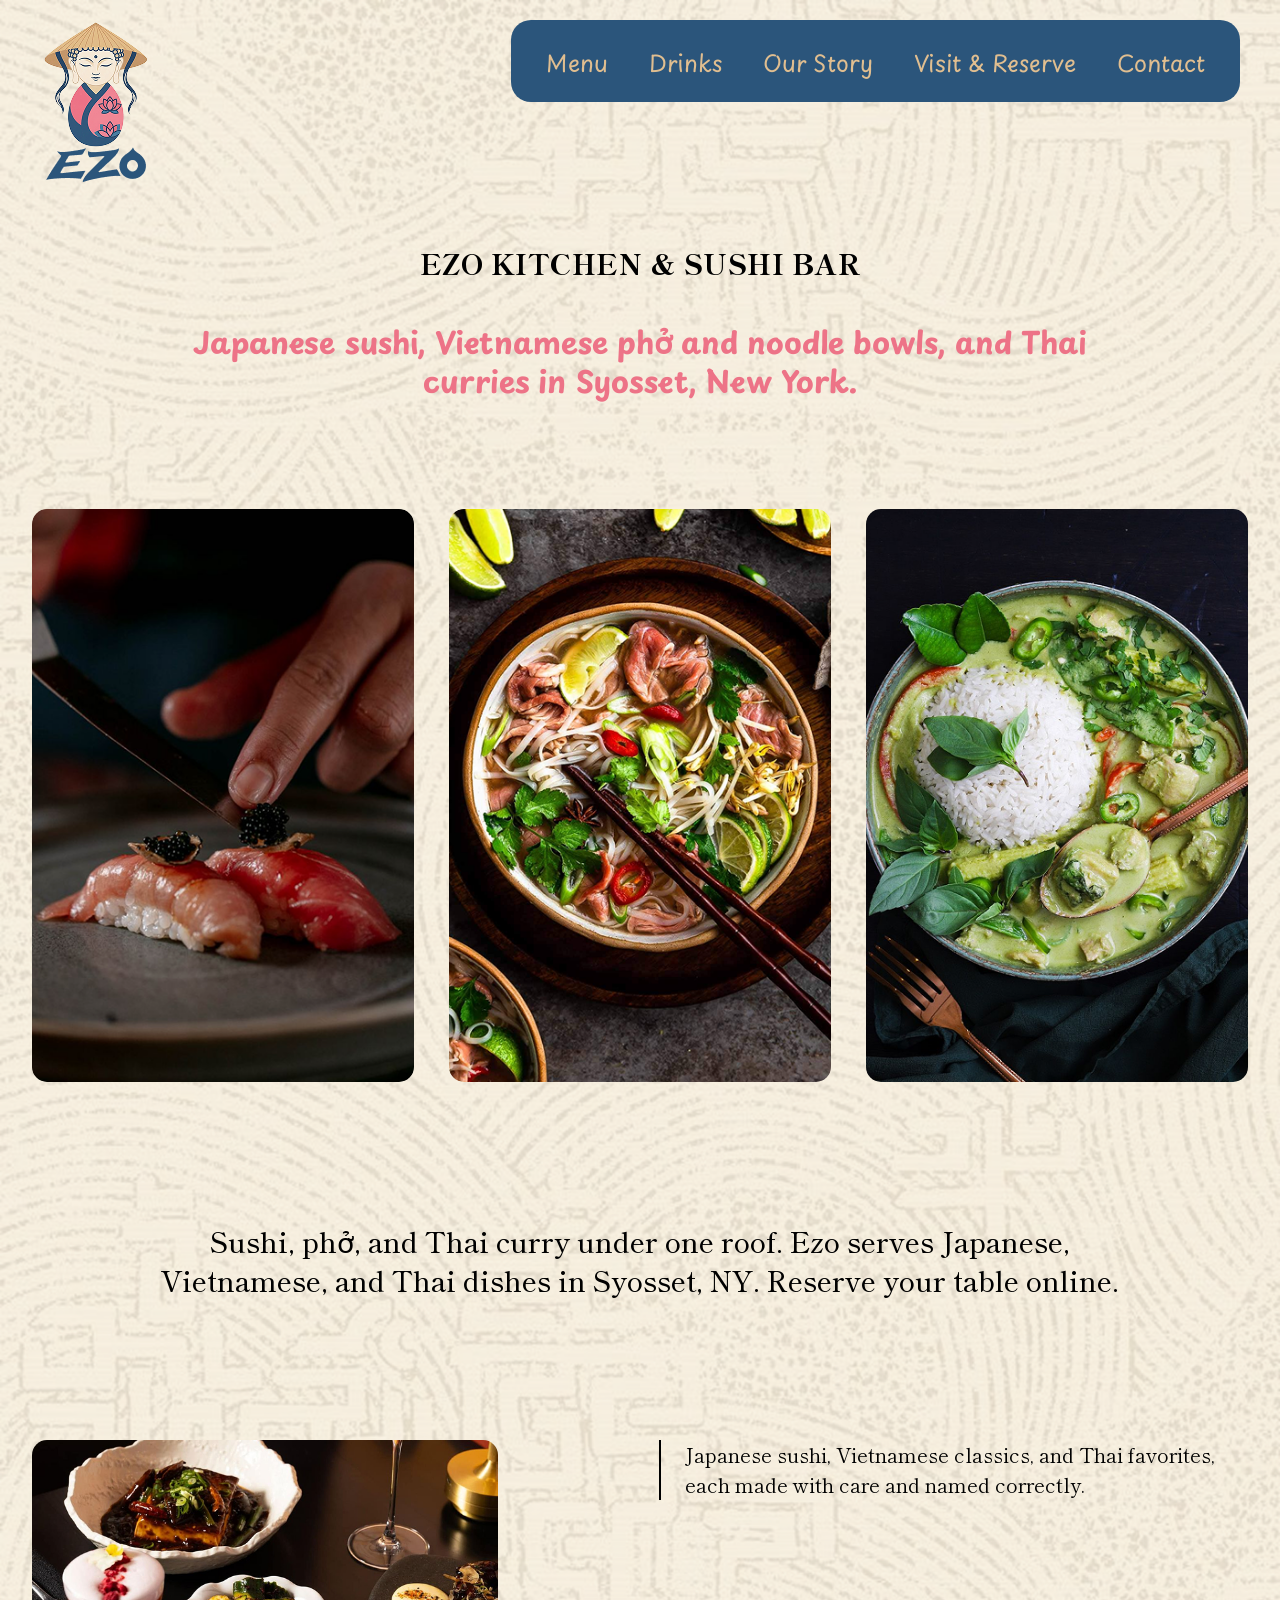
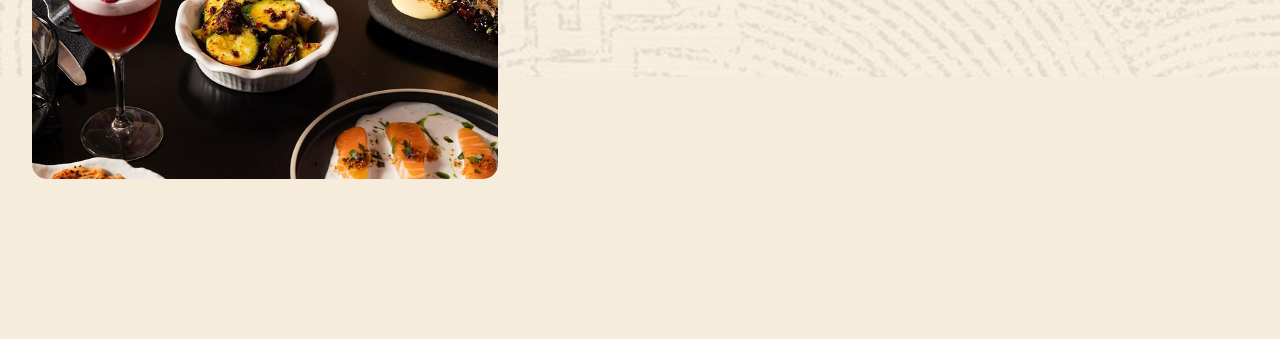
<file: index.html>
<!DOCTYPE html>
<html lang="en">
<head>
    <meta charset="UTF-8">
    <meta name="viewport" content="width=device-width, initial-scale=1.0">
    <title>Ezo Kitchen &amp; Sushi Bar</title>
    <!-- Google Fonts: Playpen Sans Thai & Shippori Mincho -->
    <link rel="preconnect" href="https://fonts.googleapis.com">
    <link rel="preconnect" href="https://fonts.gstatic.com" crossorigin>
    <link href="https://fonts.googleapis.com/css2?family=Playpen+Sans+Thai:wght@400;700&family=Shippori+Mincho:wght@400;500;600;700;800&display=swap" rel="stylesheet">
    <link rel="stylesheet" href="styles.css">
</head>
<body>

    <!-- Sticky Header with Logo and Navbar -->
    <header class="top-header">
        <div class="header-inner index-header-inner">
            <a href="index.html" class="logo">
                <img src="ezo-logo.png" alt="Ezo Kitchen &amp; Sushi Bar Logo">
            </a>

            <nav class="navbar">
                <ul>
                    <li><a href="menu.html">Menu</a></li>
                    <li><a href="drinks.html">Drinks</a></li>
                    <li><a href="our-story.html">Our Story</a></li>
                    <li><a href="visit-reserve.html">Visit &amp; Reserve</a></li>
                    <li><a href="contact.html">Contact</a></li>
                </ul>
            </nav>
        </div>
    </header>

    <!-- Main Content Container -->
    <main class="main-container index-main-container">

        <!-- Intro Section -->
        <section class="intro-section">
            <h1 class="main-headline">EZO KITCHEN &amp; SUSHI BAR</h1>
            <div class="sub-headline">
                <p>Japanese sushi, Vietnamese phở and noodle bowls, and Thai curries in Syosset, New York.</p>
            </div>
        </section>

        <!-- Gallery Row -->
        <section class="gallery-row">
            <img src="sushi-chef.png" alt="Sushi Chef" class="img-index-gallery">
            <img src="vietnamese-pho.png" alt="Vietnamese Pho" class="img-index-gallery">
            <img src="thai-green-curry.png" alt="Thai Green Curry" class="img-index-gallery">
        </section>

        <!-- Center Description (964px x 88px) -->
        <section class="center-description">
            <p>Sushi, phở, and Thai curry under one roof. Ezo serves Japanese, Vietnamese, and Thai dishes in Syosset, NY. Reserve your table online.</p>
        </section>

        <!-- Bottom Feature (Image 466x339 Left, Spacing, Text Right Aligned with Center & Right Edge) -->
        <section class="bottom-feature">
            <div class="bottom-image">
                <img src="drinks-and-small-plates.png" alt="Drinks and Small Plates" class="img-index-bottom">
            </div>
            <div class="bottom-text ruled-text-box box-index-bottom">
                <p>Japanese sushi, Vietnamese classics, and Thai favorites,<br>each made with care and named correctly.</p>
            </div>
        </section>

    </main>

</body>
</html>
</file>
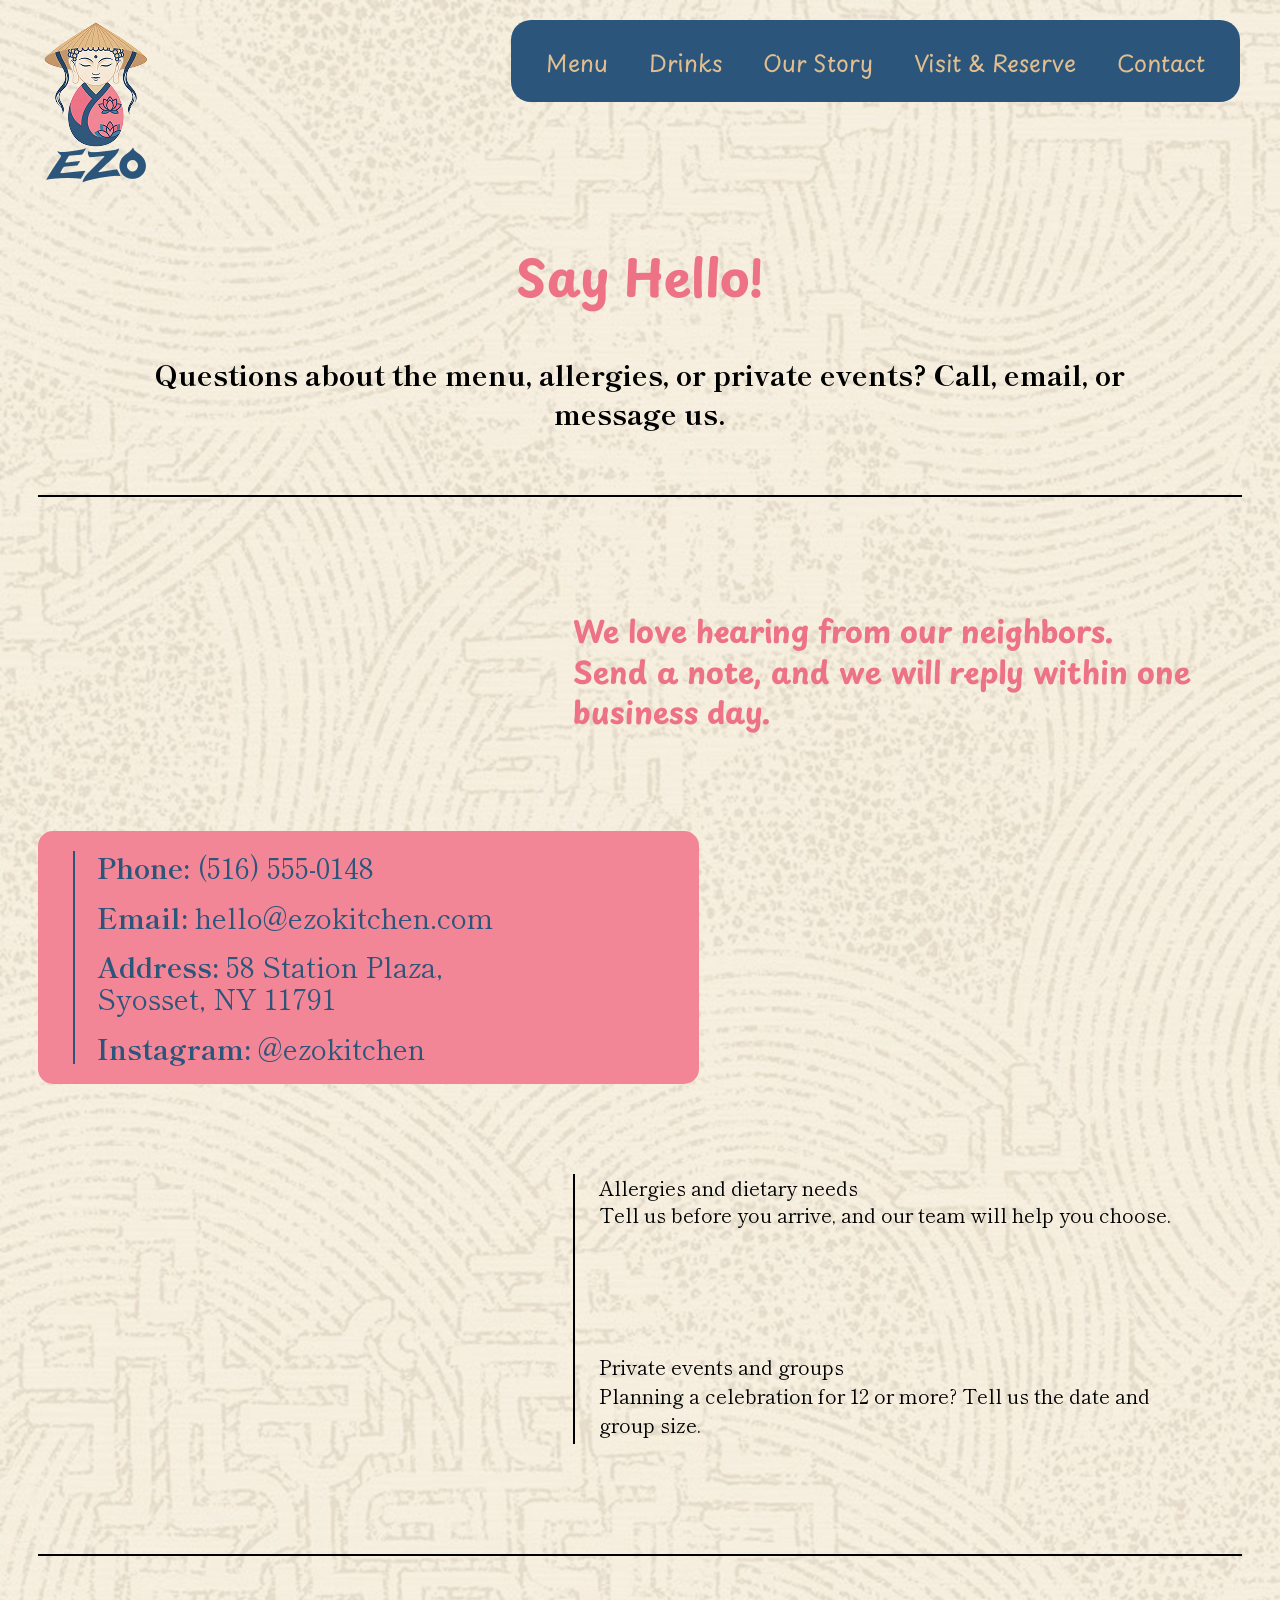
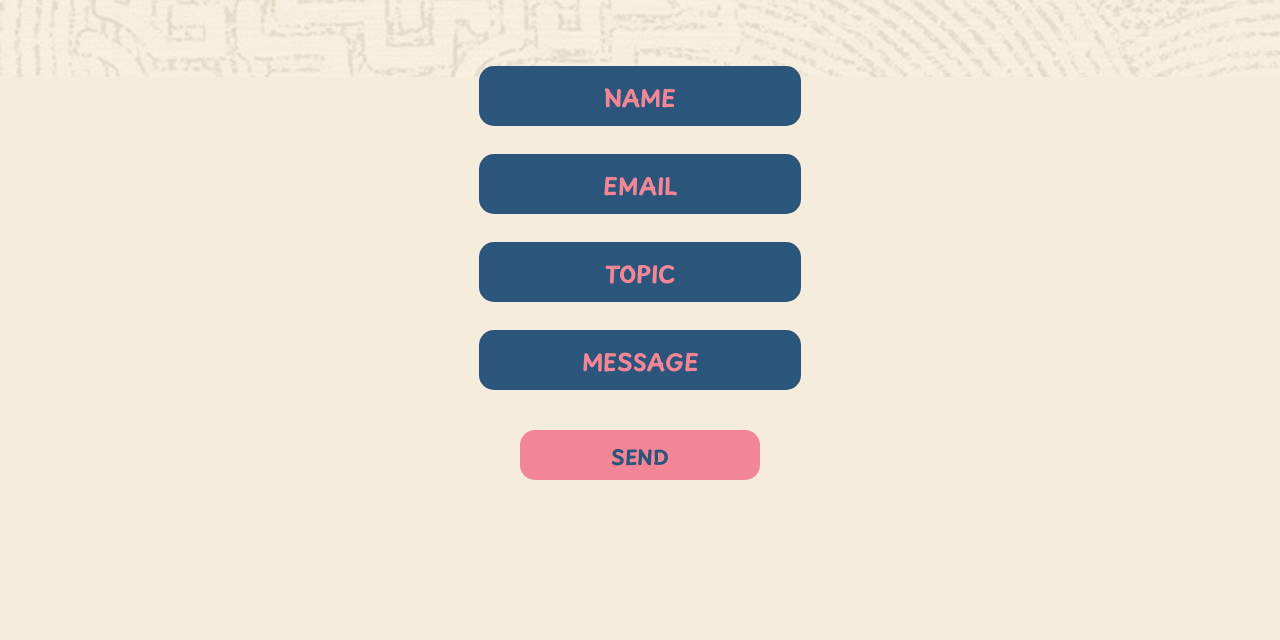
<file: contact.html>
<!DOCTYPE html>
<html lang="en">
<head>
    <meta charset="UTF-8">
    <meta name="viewport" content="width=device-width, initial-scale=1.0">
    <title>Contact | Ezo Kitchen &amp; Sushi Bar</title>
    <!-- Google Fonts: Playpen Sans Thai & Shippori Mincho -->
    <link rel="preconnect" href="https://fonts.googleapis.com">
    <link rel="preconnect" href="https://fonts.gstatic.com" crossorigin>
    <link href="https://fonts.googleapis.com/css2?family=Playpen+Sans+Thai:wght@400;700&family=Shippori+Mincho:wght@400;500;600;700;800&display=swap" rel="stylesheet">
    <link rel="stylesheet" href="styles.css">
</head>
<body>

    <!-- Sticky Header with Logo and Navbar -->
    <header class="top-header">
        <div class="header-inner story-header-inner">
            <a href="index.html" class="logo">
                <img src="ezo-logo.png" alt="Ezo Kitchen &amp; Sushi Bar Logo">
            </a>

            <nav class="navbar">
                <ul>
                    <li><a href="menu.html">Menu</a></li>
                    <li><a href="drinks.html">Drinks</a></li>
                    <li><a href="our-story.html">Our Story</a></li>
                    <li><a href="visit-reserve.html">Visit &amp; Reserve</a></li>
                    <li><a href="contact.html">Contact</a></li>
                </ul>
            </nav>
        </div>
    </header>

    <!-- Main Content Container (1312px Master Alignment) -->
    <main class="story-container">

        <!-- 1. Page Title & Intro -->
        <section class="menu-intro-block contact-intro-block">
            <h1 class="menu-main-title contact-main-title">Say Hello!</h1>
            <div class="contact-subtitle-box">
                <p>Questions about the menu, allergies, or private events? Call, email, or message us.</p>
            </div>
        </section>

        <!-- Horizontal Rule -->
        <hr class="story-divider contact-top-divider">

        <!-- 2. Right-Aligned Pink Headline (Flush with right end of horizontal rule) -->
        <section class="contact-right-row">
            <div class="contact-neighbor-box">
                <p>We love hearing from our neighbors.<br>Send a note, and we will reply within one<br>business day.</p>
            </div>
        </section>

        <!-- 3. Left-Aligned Pink Contact Card (661 x 253) -->
        <section class="contact-left-row">
            <div class="contact-pink-card">
                <div class="ruled-text-box contact-card-inner">
                    <p><strong>Phone:</strong> (516) 555-0148</p>
                    <p><strong>Email:</strong> hello@ezokitchen.com</p>
                    <p><strong>Address:</strong> 58 Station Plaza,<br>Syosset, NY 11791</p>
                    <p><strong>Instagram:</strong> @ezokitchen</p>
                </div>
            </div>
        </section>

        <!-- 4. Right-Aligned Ruled Notes (Top & Bottom Aligned) -->
        <section class="contact-right-row contact-notes-row">
            <div class="ruled-text-box contact-ruled-notes">
                <div class="contact-note-top">
                    <p>Allergies and dietary needs<br>Tell us before you arrive, and our team will help you choose.</p>
                </div>
                <div class="contact-note-bottom">
                    <p>Private events and groups<br>Planning a celebration for 12 or more? Tell us the date and group size.</p>
                </div>
            </div>
        </section>

        <!-- Horizontal Rule -->
        <hr class="story-divider">

        <!-- 5. Stacked Interactive Inputs & Inverted Send Button -->
        <section class="contact-form-section">
            <form class="contact-form" action="#" method="post">
                <input type="text" name="name" placeholder="NAME" class="contact-input-btn" required>
                <input type="email" name="email" placeholder="EMAIL" class="contact-input-btn" required>
                <input type="text" name="topic" placeholder="TOPIC" class="contact-input-btn">
                <textarea name="message" id="contact-message" placeholder="MESSAGE" class="contact-input-btn contact-textarea-btn" rows="1" required></textarea>
                <button type="submit" class="btn-send-inverted">SEND</button>
            </form>
        </section>

    </main>

    <!-- Auto-grow Message Field Only When Text Wraps -->
    <script>
        const messageField = document.getElementById('contact-message');
        messageField.addEventListener('input', function () {
            if (this.value.trim() === '') {
                this.style.height = '60px';
                this.style.lineHeight = '60px';
                this.style.paddingTop = '0px';
                this.style.paddingBottom = '0px';
            } else {
                this.style.lineHeight = '1.35';
                this.style.paddingTop = '14px';
                this.style.paddingBottom = '14px';
                this.style.height = '60px';
                this.style.height = Math.max(60, this.scrollHeight) + 'px';
            }
        });
    </script>

</body>
</html>
</file>
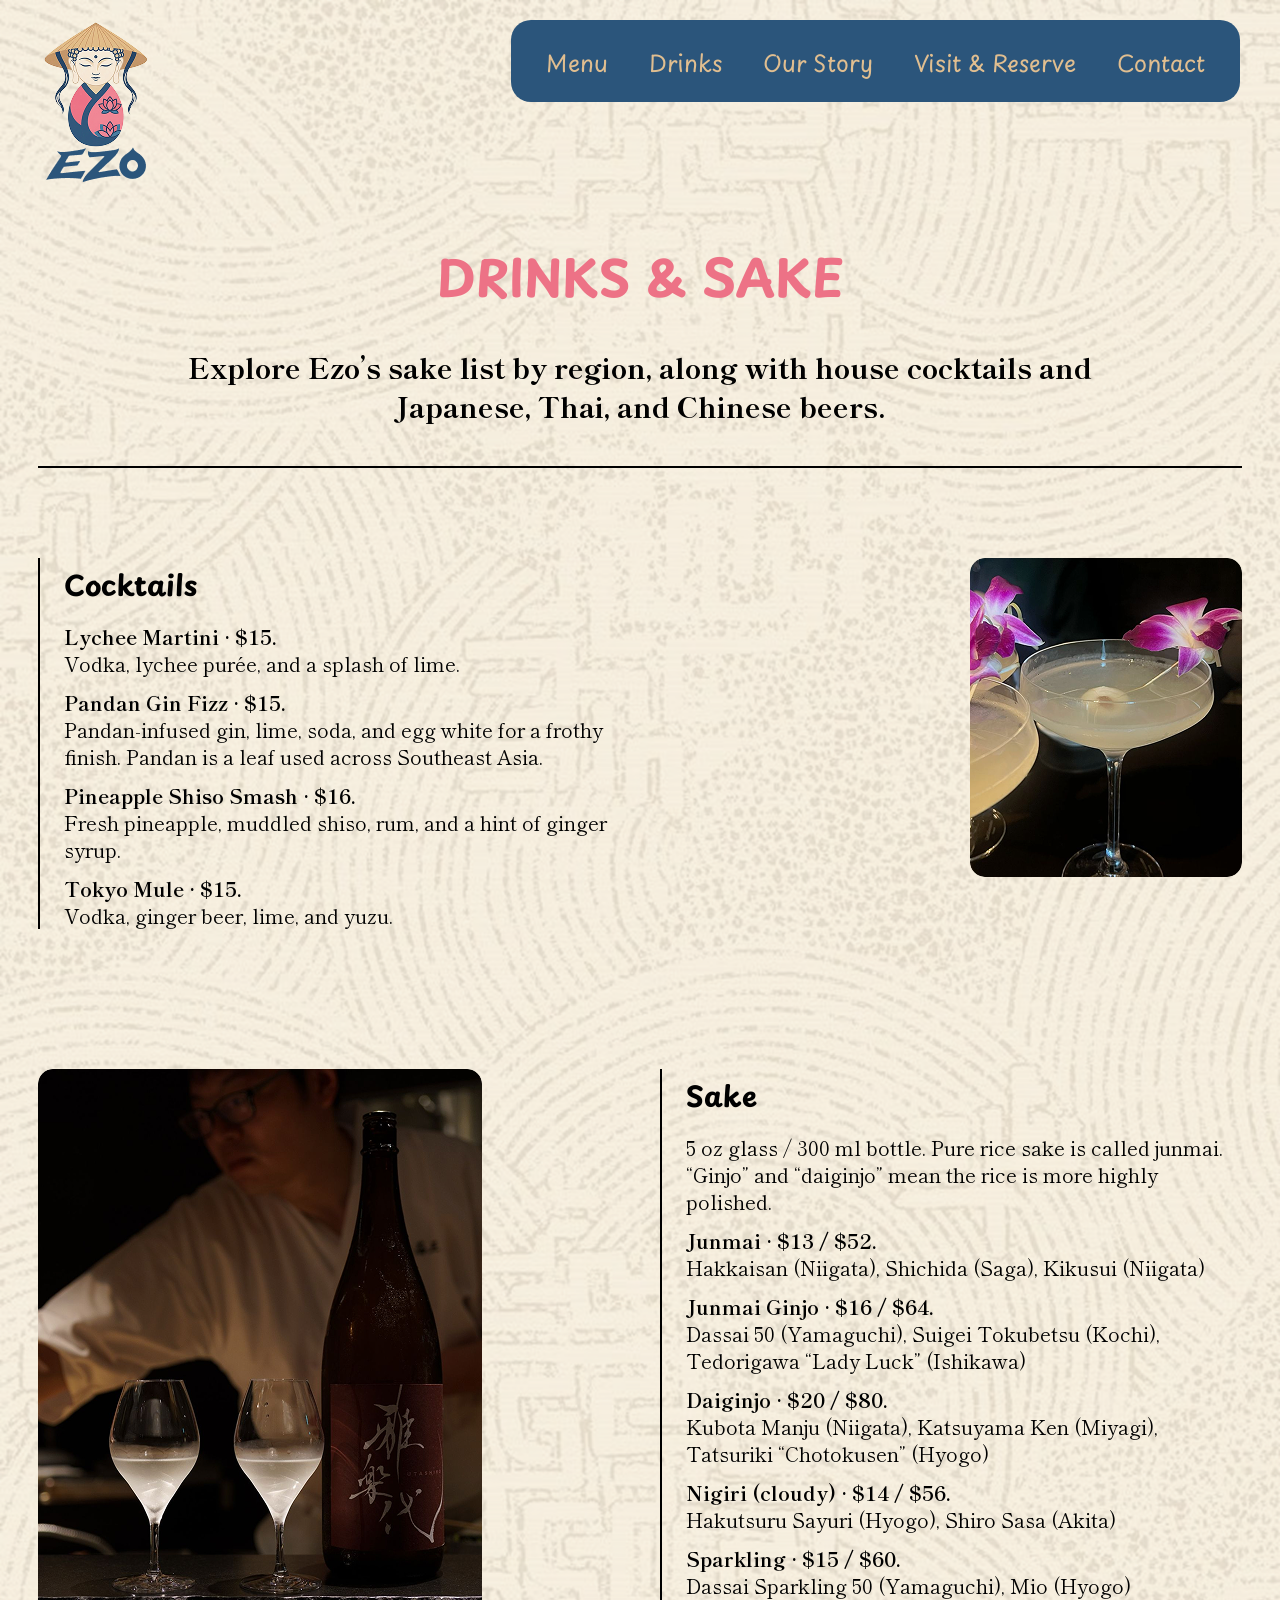
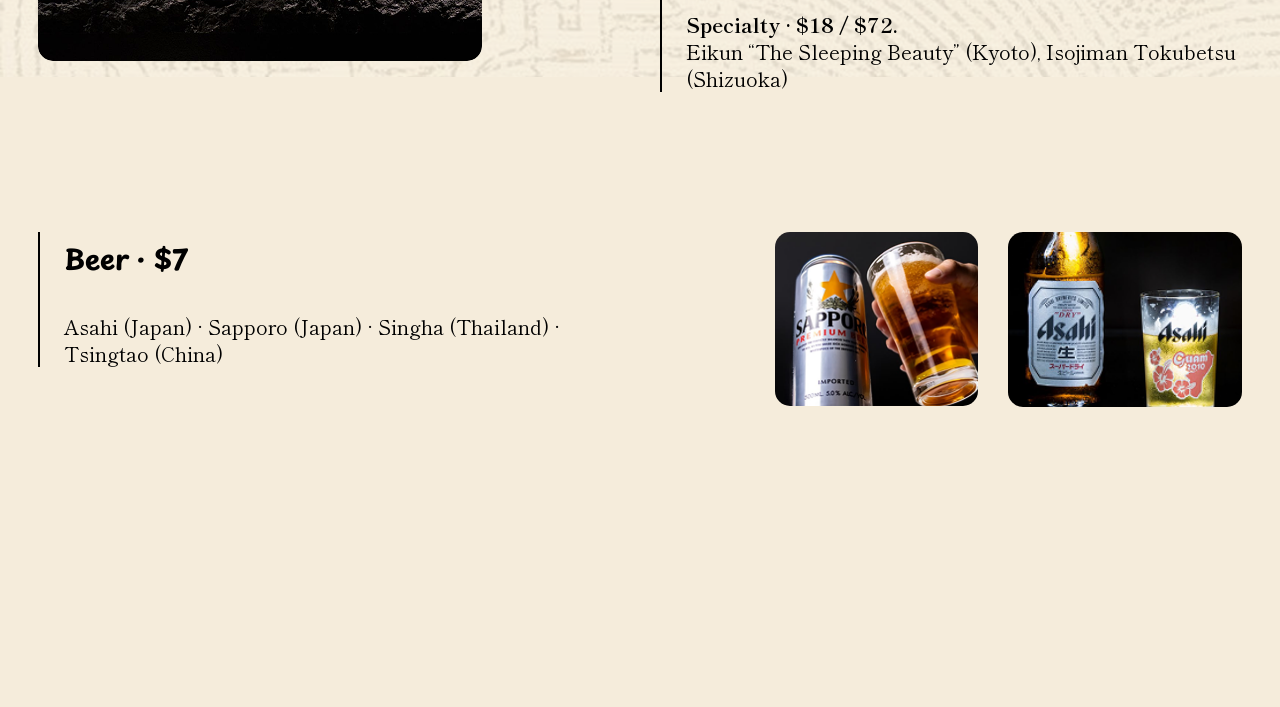
<file: drinks.html>
<!DOCTYPE html>
<html lang="en">
<head>
    <meta charset="UTF-8">
    <meta name="viewport" content="width=device-width, initial-scale=1.0">
    <title>Drinks &amp; Sake | Ezo Kitchen &amp; Sushi Bar</title>
    <!-- Google Fonts: Playpen Sans Thai & Shippori Mincho -->
    <link rel="preconnect" href="https://fonts.googleapis.com">
    <link rel="preconnect" href="https://fonts.gstatic.com" crossorigin>
    <link href="https://fonts.googleapis.com/css2?family=Playpen+Sans+Thai:wght@400;700&family=Shippori+Mincho:wght@400;500;600;700;800&display=swap" rel="stylesheet">
    <link rel="stylesheet" href="styles.css">
</head>
<body>

    <!-- Sticky Header with Logo and Navbar -->
    <header class="top-header">
        <div class="header-inner story-header-inner">
            <a href="index.html" class="logo">
                <img src="ezo-logo.png" alt="Ezo Kitchen &amp; Sushi Bar Logo">
            </a>

            <nav class="navbar">
                <ul>
                    <li><a href="menu.html">Menu</a></li>
                    <li><a href="drinks.html">Drinks</a></li>
                    <li><a href="our-story.html">Our Story</a></li>
                    <li><a href="visit-reserve.html">Visit &amp; Reserve</a></li>
                    <li><a href="contact.html">Contact</a></li>
                </ul>
            </nav>
        </div>
    </header>

    <!-- Main Content Container (1312px Master Alignment) -->
    <main class="story-container">

        <!-- 1. Page Title & Intro -->
        <section class="menu-intro-block drinks-intro-block">
            <h1 class="menu-main-title drinks-main-title">DRINKS &amp; SAKE</h1>
            <p class="menu-subtitle drinks-subtitle">Explore Ezo’s sake list by region, along with house cocktails and Japanese, Thai, and Chinese beers.</p>
        </section>

        <!-- Horizontal Rule -->
        <hr class="story-divider drinks-top-divider">

        <!-- =========================================================
           COCKTAILS SECTION (Box width 630px, min-height 340px)
           ========================================================= -->
        <section class="story-split-row align-top menu-dish-row drinks-section-space">
            <div class="story-half-left">
                <div class="ruled-text-box dish-text-box box-cocktails">
                    <h3 class="dish-category-title">Cocktails</h3>
                    <p><strong>Lychee Martini &middot; $15.</strong><br>Vodka, lychee purée, and a splash of lime.</p>
                    <p><strong>Pandan Gin Fizz &middot; $15.</strong><br>Pandan-infused gin, lime, soda, and egg white for a frothy finish. Pandan is a leaf used across Southeast Asia.</p>
                    <p><strong>Pineapple Shiso Smash &middot; $16.</strong><br>Fresh pineapple, muddled shiso, rum, and a hint of ginger syrup.</p>
                    <p><strong>Tokyo Mule &middot; $15.</strong><br>Vodka, ginger beer, lime, and yuzu.</p>
                </div>
            </div>
            <div class="story-half-right align-right">
                <img src="martini.png" alt="Lychee Martini" class="img-drinks-martini">
            </div>
        </section>

        <!-- =========================================================
           SAKE SECTION
           ========================================================= -->
        <section class="story-split-row align-top menu-dish-row drinks-section-space">
            <div class="story-half-left">
                <img src="sake.png" alt="Sake Bottles" class="img-drinks-sake">
            </div>
            <div class="story-half-right align-right">
                <div class="ruled-text-box dish-text-box box-sake">
                    <h3 class="dish-category-title">Sake</h3>
                    <p class="menu-note">5 oz glass / 300 ml bottle. Pure rice sake is called junmai. “Ginjo” and “daiginjo” mean the rice is more highly polished.</p>
                    <p><strong>Junmai &middot; $13 / $52.</strong><br>Hakkaisan (Niigata), Shichida (Saga), Kikusui (Niigata)</p>
                    <p><strong>Junmai Ginjo &middot; $16 / $64.</strong><br>Dassai 50 (Yamaguchi), Suigei Tokubetsu (Kochi), Tedorigawa “Lady Luck” (Ishikawa)</p>
                    <p><strong>Daiginjo &middot; $20 / $80.</strong><br>Kubota Manju (Niigata), Katsuyama Ken (Miyagi), Tatsuriki “Chotokusen” (Hyogo)</p>
                    <p><strong>Nigiri (cloudy) &middot; $14 / $56.</strong><br>Hakutsuru Sayuri (Hyogo), Shiro Sasa (Akita)</p>
                    <p><strong>Sparkling &middot; $15 / $60.</strong><br>Dassai Sparkling 50 (Yamaguchi), Mio (Hyogo)</p>
                    <p><strong>Specialty &middot; $18 / $72.</strong><br>Eikun “The Sleeping Beauty” (Kyoto), Isojiman Tokubetsu (Shizuoka)</p>
                </div>
            </div>
        </section>

        <!-- =========================================================
           BEER SECTION
           ========================================================= -->
        <section class="story-split-row align-top menu-dish-row drinks-section-space">
            <div class="story-half-left">
                <div class="ruled-text-box dish-text-box box-beer">
                    <h3 class="dish-category-title">Beer &middot; $7</h3>
                    <p>Asahi (Japan) &middot; Sapporo (Japan) &middot; Singha (Thailand) &middot; Tsingtao (China)</p>
                </div>
            </div>
            <div class="story-half-right align-right drinks-beer-images">
                <img src="ashai-beer.png" alt="Asahi Beer" class="img-drinks-asahi">
                <img src="sapporo-beer.png" alt="Sapporo Beer" class="img-drinks-sapporo">
            </div>
        </section>

    </main>

</body>
</html>
</file>
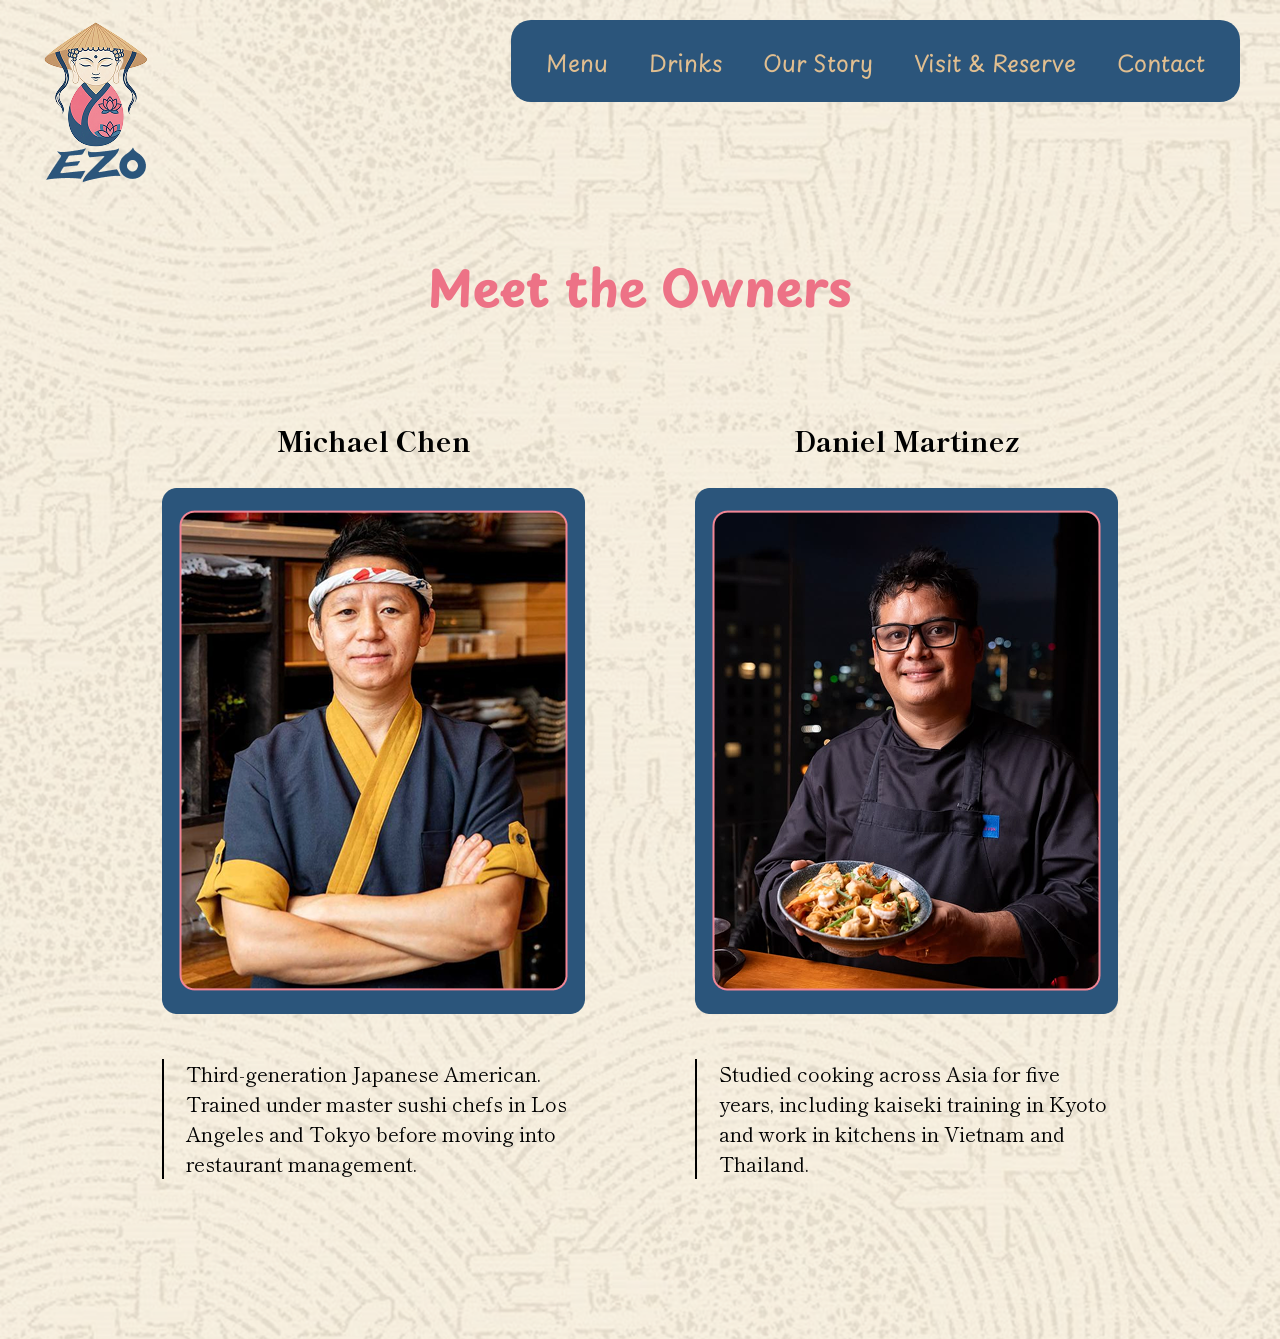
<file: meet-the-owners.html>
<!DOCTYPE html>
<html lang="en">
<head>
    <meta charset="UTF-8">
    <meta name="viewport" content="width=device-width, initial-scale=1.0">
    <title>Meet the Owners | Ezo Kitchen & Sushi Bar</title>
    <!-- Google Fonts: Playpen Sans Thai & Shippori Mincho -->
    <link rel="preconnect" href="https://fonts.googleapis.com">
    <link rel="preconnect" href="https://fonts.gstatic.com" crossorigin>
    <link href="https://fonts.googleapis.com/css2?family=Playpen+Sans+Thai:wght@400;700&family=Shippori+Mincho:wght@400;500;600;700;800&display=swap" rel="stylesheet">
    <link rel="stylesheet" href="styles.css">
</head>
<body>

    <!-- Sticky Header with Logo and Navbar -->
    <header class="top-header">
        <div class="header-inner">
            <a href="index.html" class="logo">
                <img src="ezo-logo.png" alt="Ezo Kitchen & Sushi Bar Logo">
            </a>

            <nav class="navbar">
                <ul>
                    <li><a href="menu.html">Menu</a></li>
                    <li><a href="drinks.html">Drinks</a></li>
                    <li><a href="our-story.html">Our Story</a></li>
                    <li><a href="visit-reserve.html">Visit &amp; Reserve</a></li>
                    <li><a href="contact.html">Contact</a></li>
                </ul>
            </nav>
        </div>
    </header>

    <!-- Main Content Container -->
    <main class="owners-container">

        <!-- Page Title -->
        <h1 class="owners-title">Meet the Owners</h1>

        <!-- Side-by-Side Owners Grid -->
        <section class="owners-grid">

            <!-- Owner 1: Michael Chen -->
            <article class="owner-card">
                <h2 class="owner-name">Michael Chen</h2>
                <div class="owner-image-wrap">
                    <img src="michael-chen.png" alt="Michael Chen">
                </div>
                <div class="owner-bio-left-ruled">
                    <p>Third-generation Japanese American. Trained under master sushi chefs in Los Angeles and Tokyo before moving into restaurant management.</p>
                </div>
            </article>

            <!-- Owner 2: Daniel Martinez -->
            <article class="owner-card">
                <h2 class="owner-name">Daniel Martinez</h2>
                <div class="owner-image-wrap">
                    <img src="daniel-martinez.png" alt="Daniel Martinez">
                </div>
                <div class="owner-bio-left-ruled">
                    <p>Studied cooking across Asia for five years, including kaiseki training in Kyoto and work in kitchens in Vietnam and Thailand.</p>
                </div>
            </article>

        </section>

    </main>

</body>
</html>
</file>
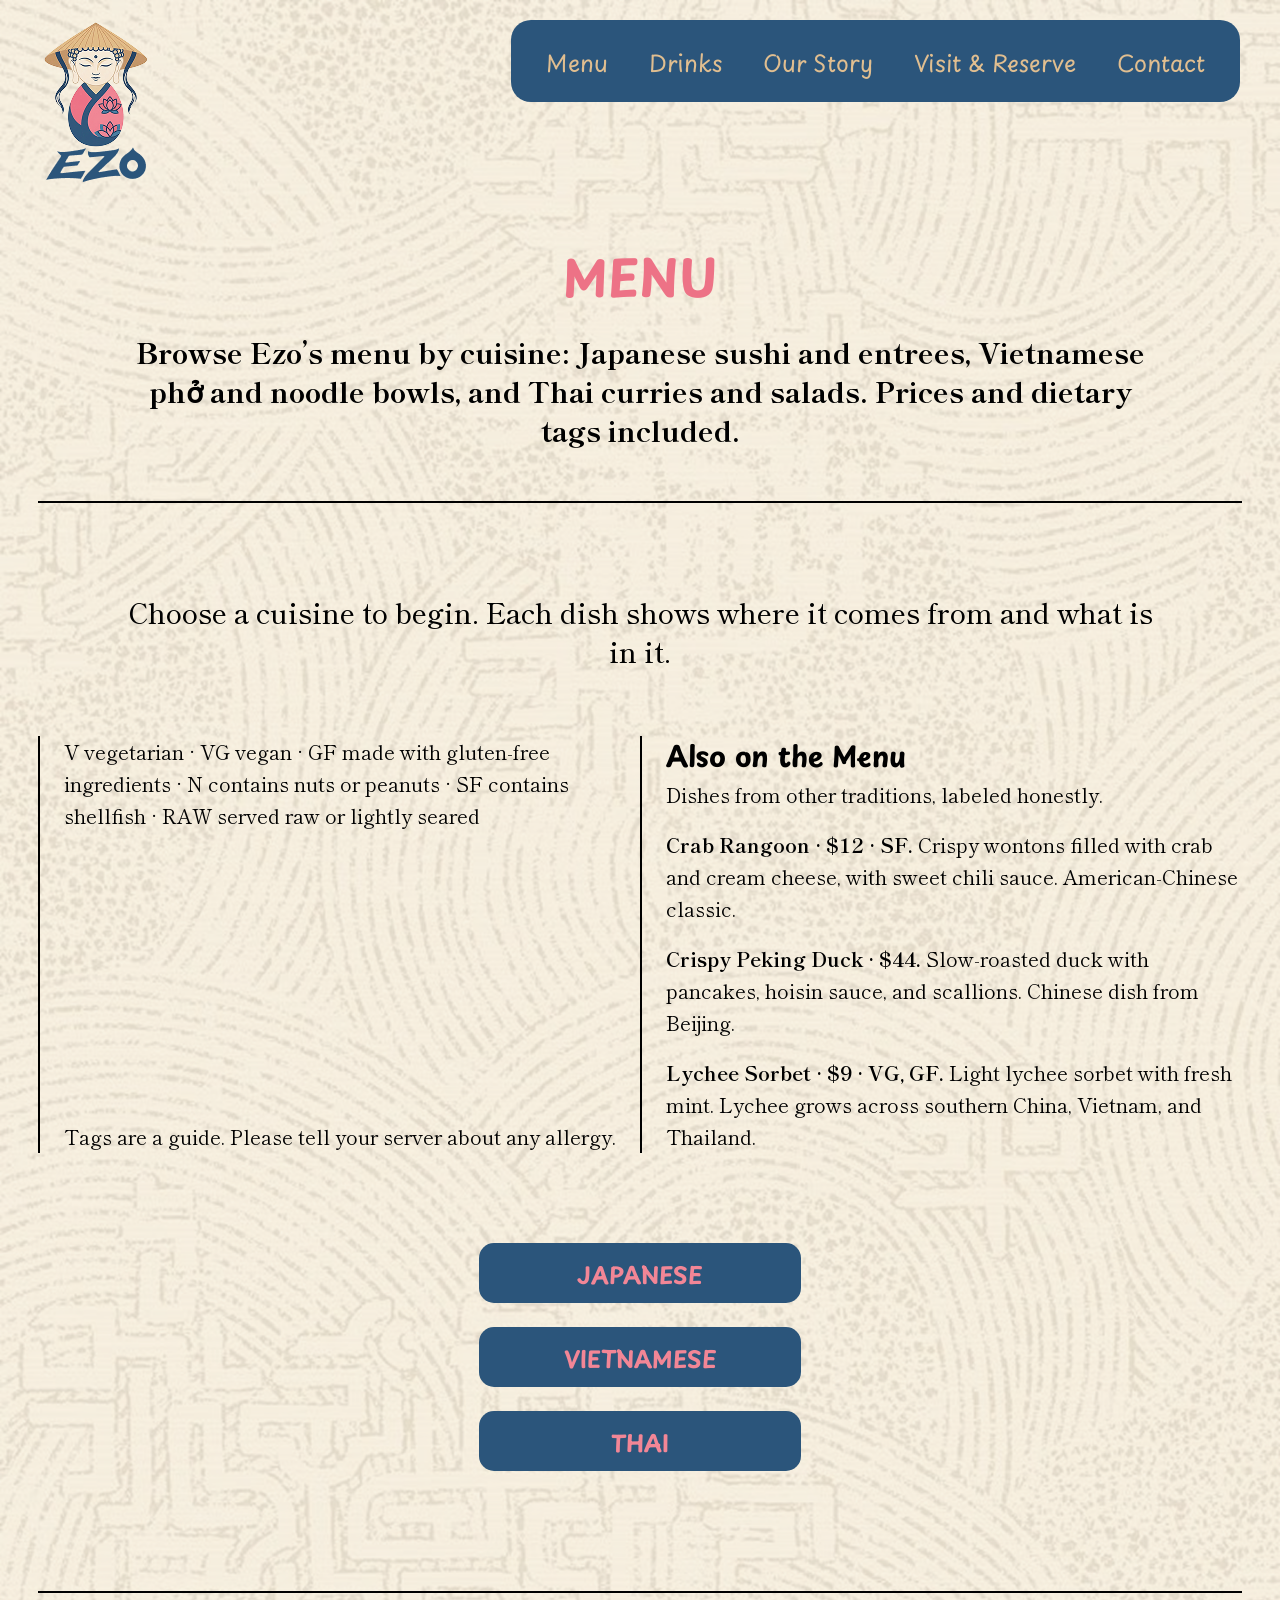
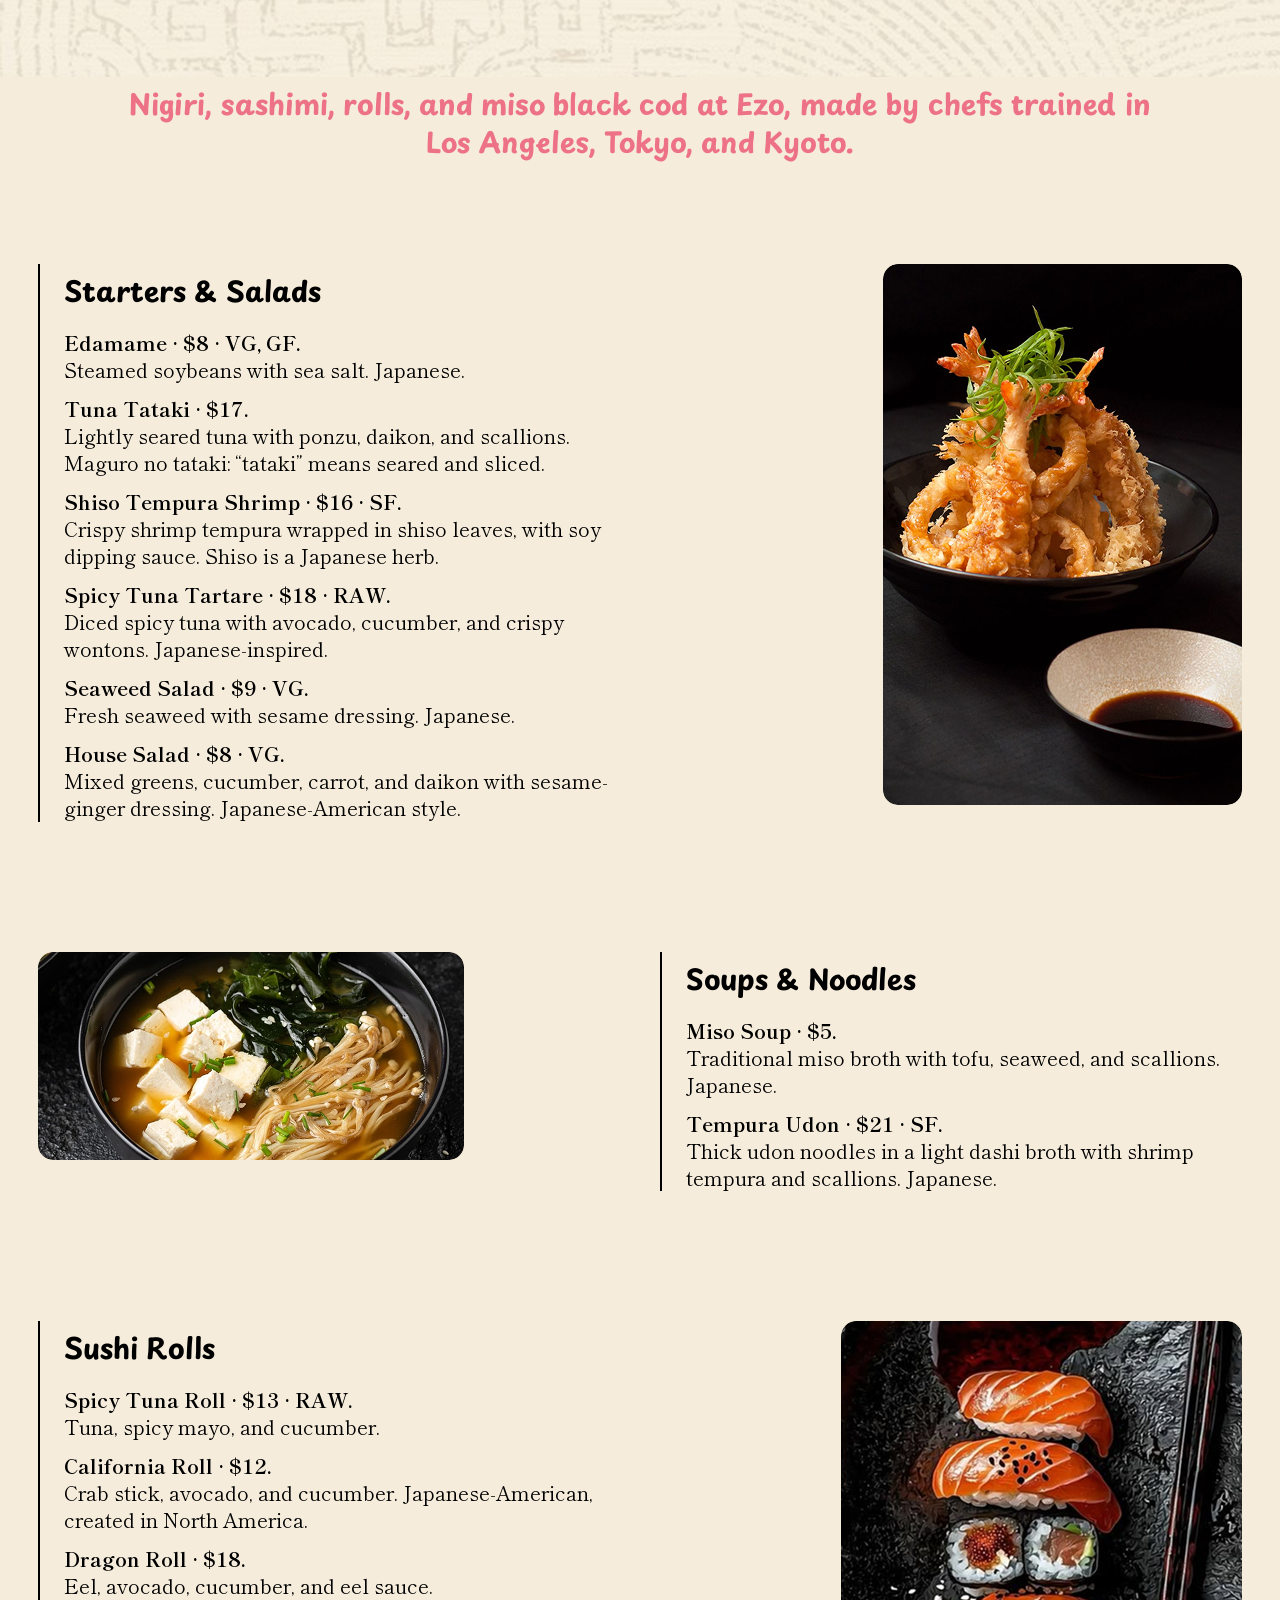
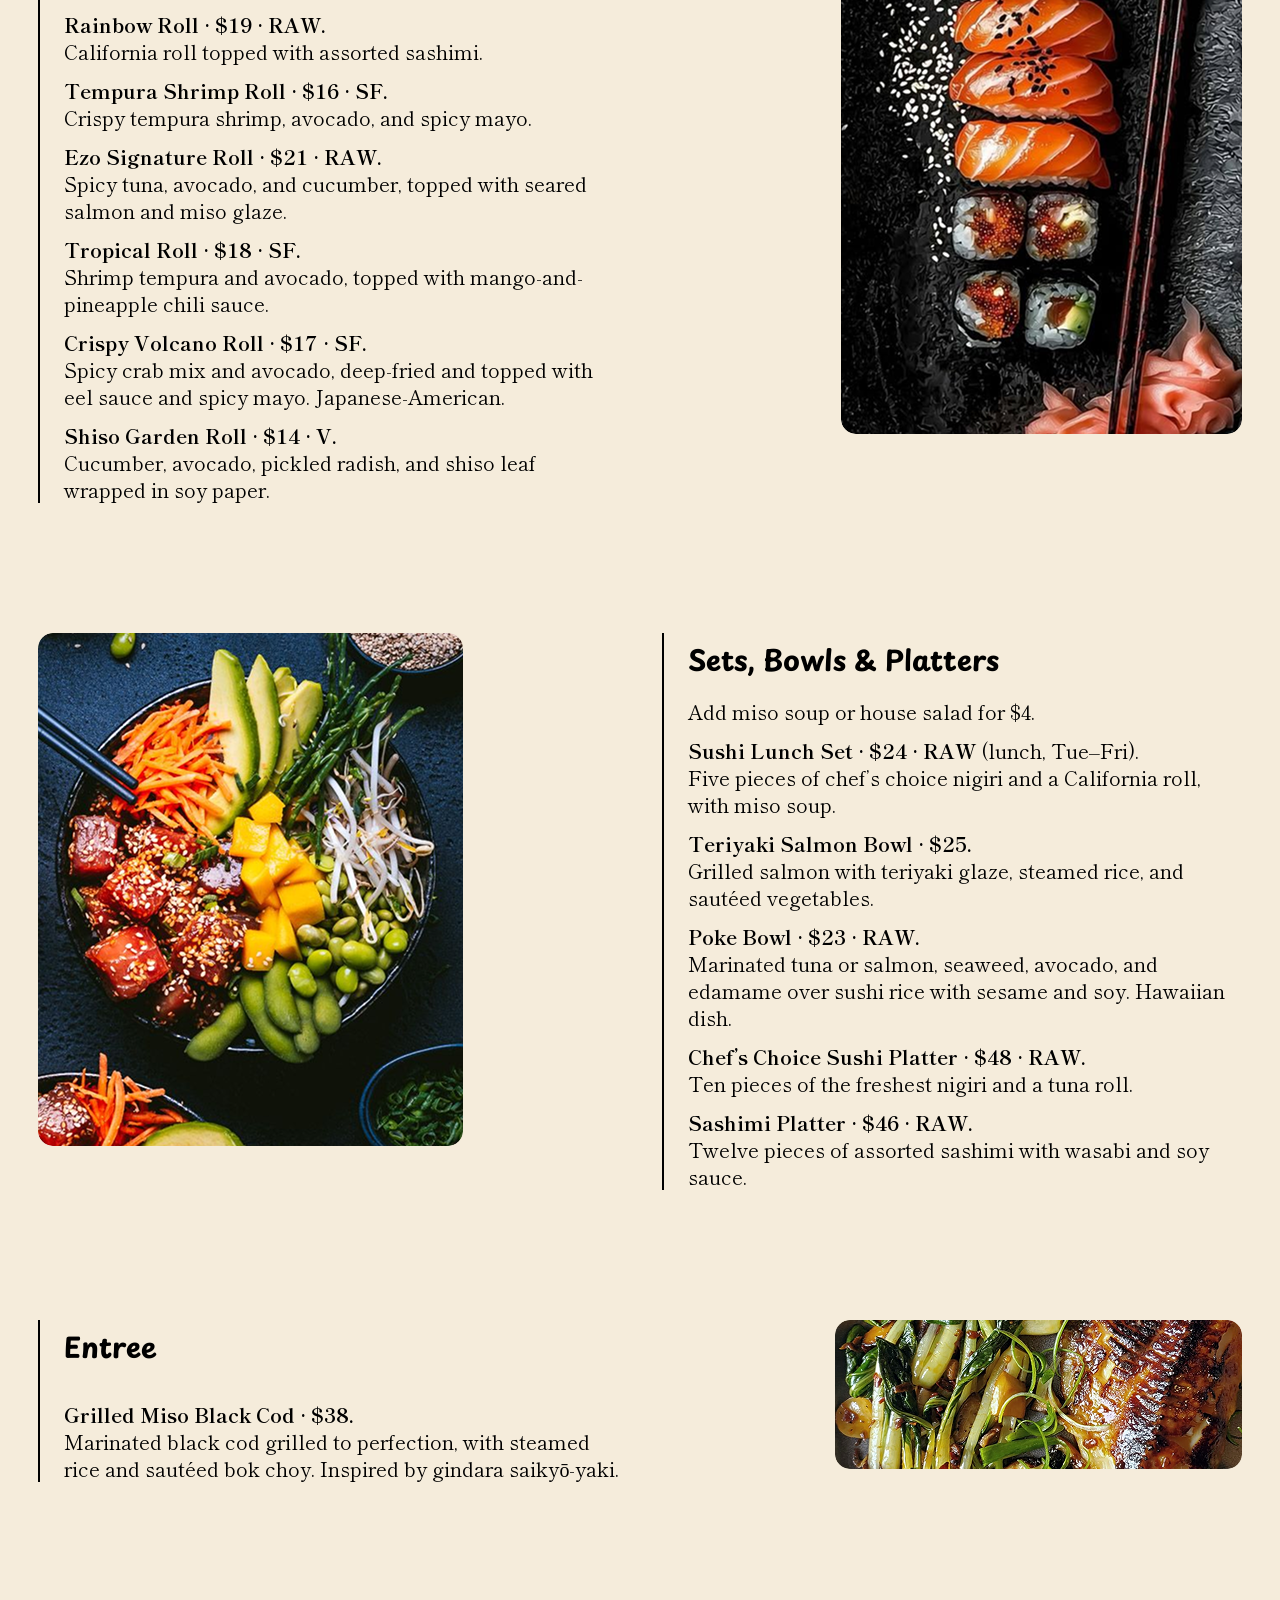
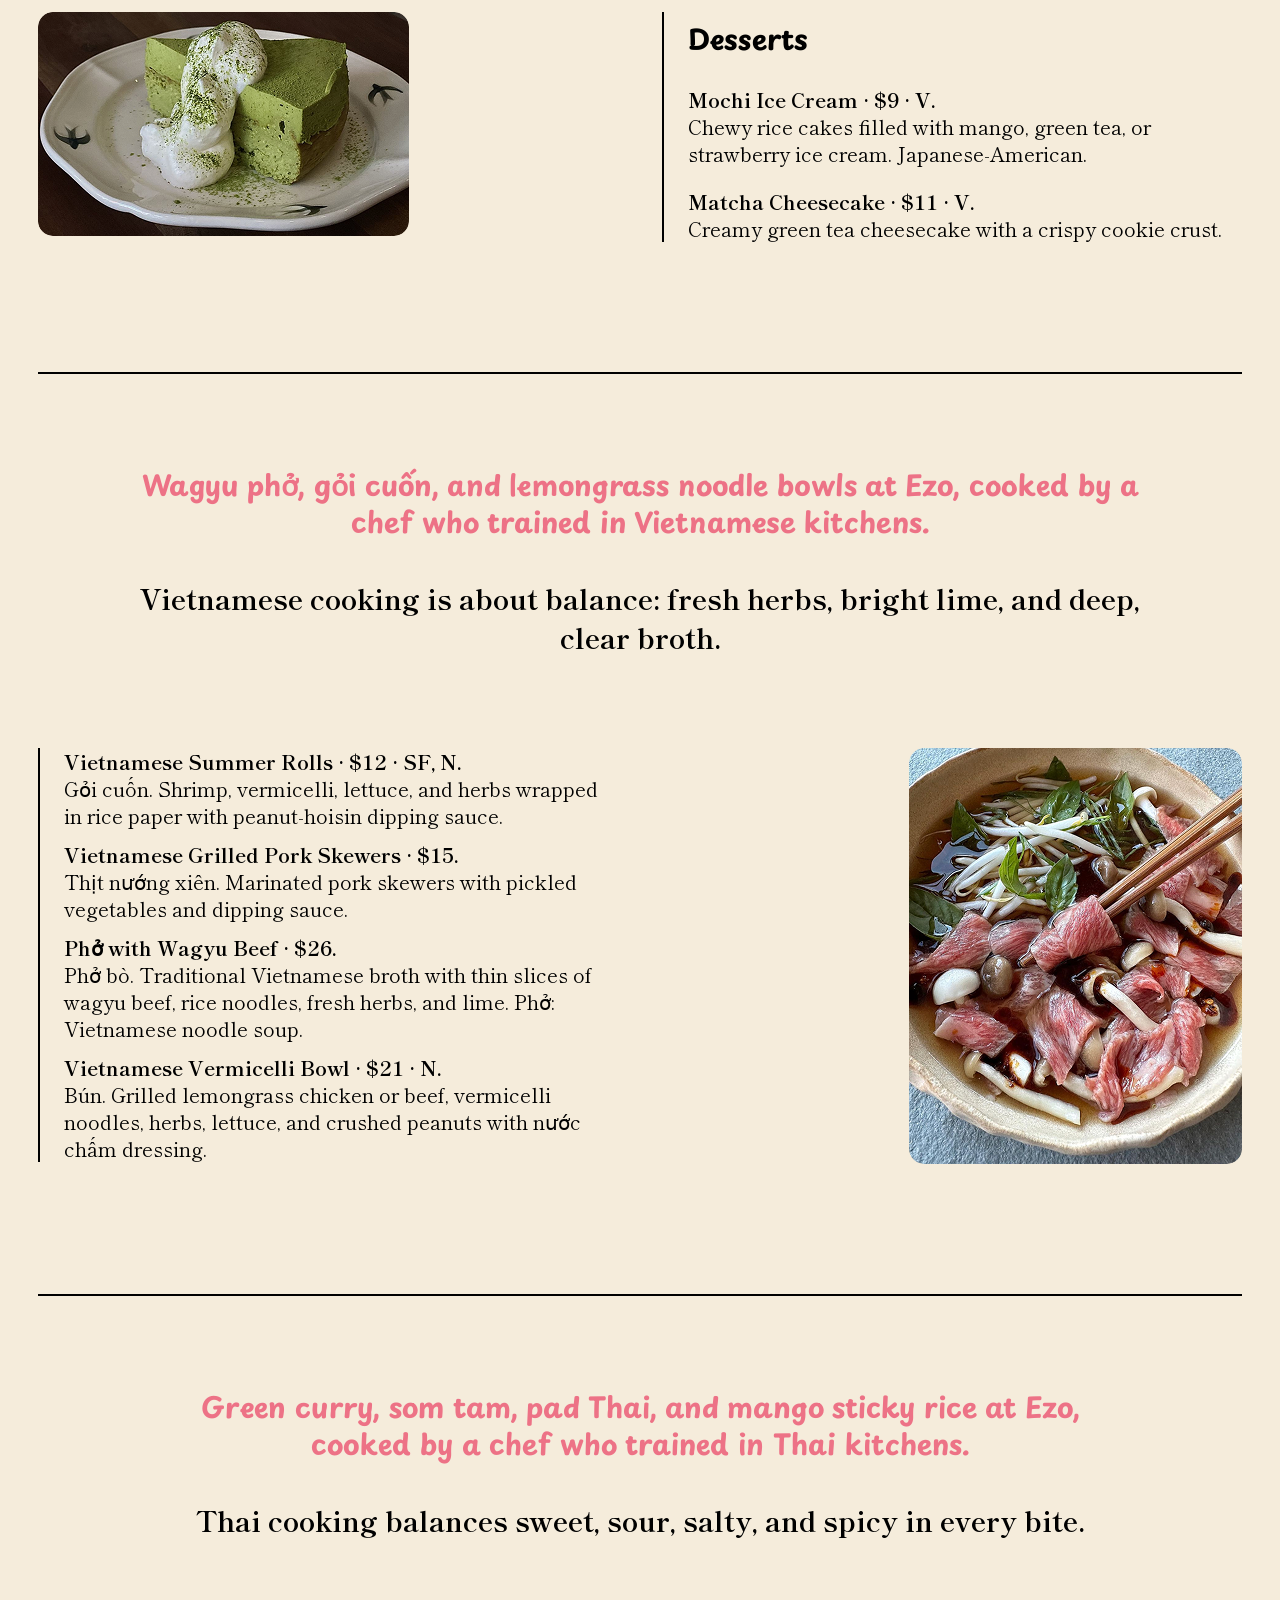
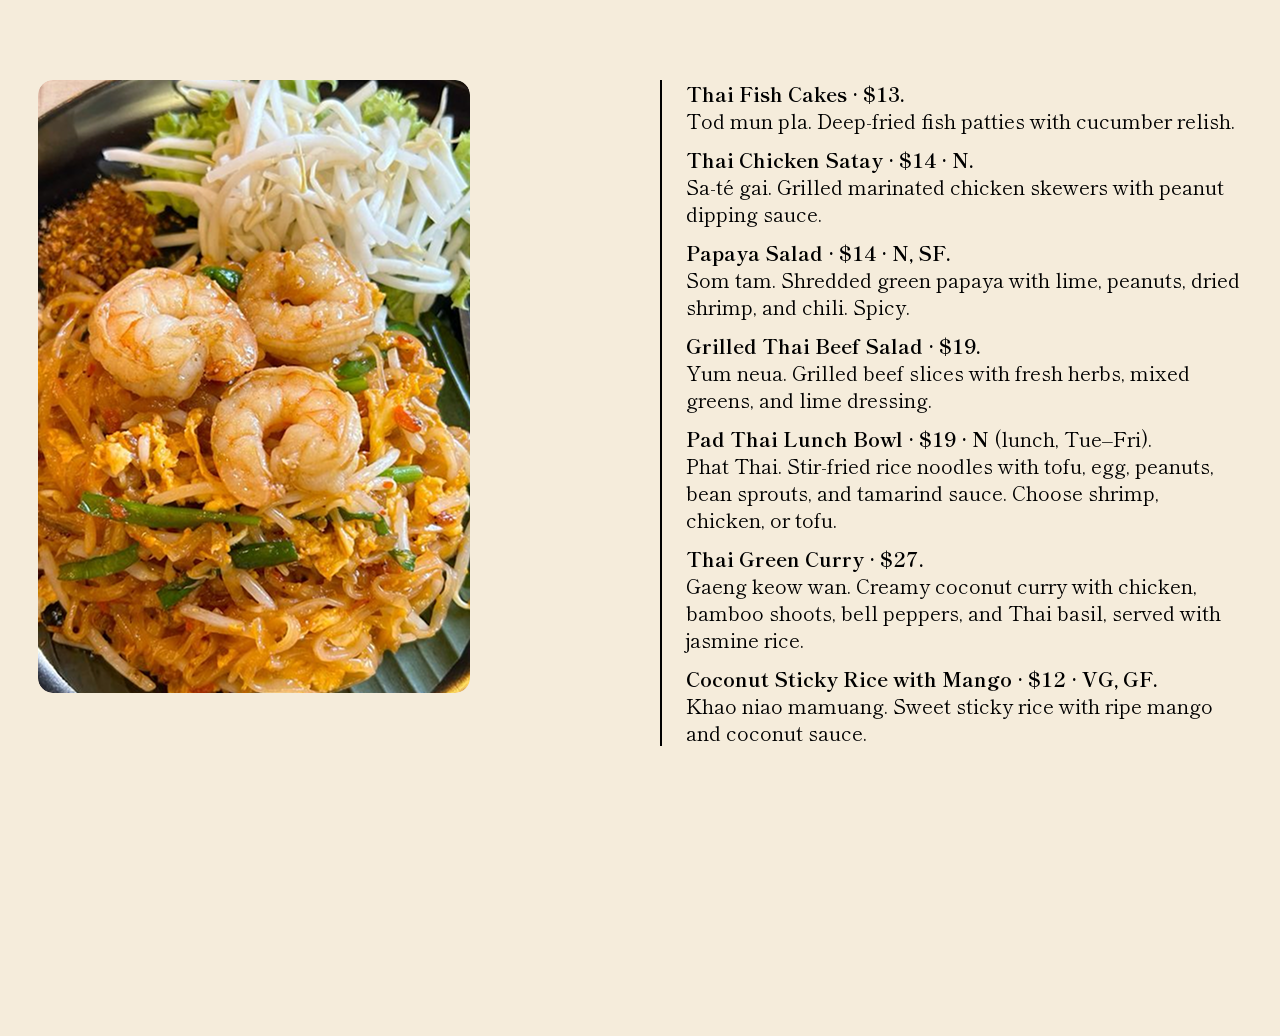
<file: menu.html>
<!DOCTYPE html>
<html lang="en">
<head>
    <meta charset="UTF-8">
    <meta name="viewport" content="width=device-width, initial-scale=1.0">
    <title>Menu | Ezo Kitchen & Sushi Bar</title>
    <!-- Google Fonts: Playpen Sans Thai & Shippori Mincho -->
    <link rel="preconnect" href="https://fonts.googleapis.com">
    <link rel="preconnect" href="https://fonts.gstatic.com" crossorigin>
    <link href="https://fonts.googleapis.com/css2?family=Playpen+Sans+Thai:wght@400;700&family=Shippori+Mincho:wght@400;500;600;700;800&display=swap" rel="stylesheet">
    <link rel="stylesheet" href="styles.css">
</head>
<body>

    <!-- Sticky Header with Logo and Navbar -->
    <header class="top-header">
        <div class="header-inner story-header-inner">
            <a href="index.html" class="logo">
                <img src="ezo-logo.png" alt="Ezo Kitchen & Sushi Bar Logo">
            </a>

            <nav class="navbar">
                <ul>
                    <li><a href="menu.html">Menu</a></li>
                    <li><a href="drinks.html">Drinks</a></li>
                    <li><a href="our-story.html">Our Story</a></li>
                    <li><a href="visit-reserve.html">Visit &amp; Reserve</a></li>
                    <li><a href="contact.html">Contact</a></li>
                </ul>
            </nav>
        </div>
    </header>

    <!-- Main Content Container (1312px Master Alignment) -->
    <main class="story-container">

        <!-- 1. Page Title & Intro -->
        <section class="menu-intro-block">
            <h1 class="menu-main-title">MENU</h1>
            <p class="menu-subtitle">Browse Ezo’s menu by cuisine: Japanese sushi and entrees, Vietnamese phở and noodle bowls, and Thai curries and salads. Prices and dietary tags included.</p>
        </section>

        <!-- Horizontal Rule -->
        <hr class="story-divider">

        <!-- 2. Section Instructions & Two Info Boxes -->
        <section class="menu-intro-block menu-instruction-block">
            <p class="menu-instruction">Choose a cuisine to begin. Each dish shows where it comes from and what is in it.</p>
        </section>

        <section class="story-split-row menu-info-row">
            <!-- Left Info Box -->
            <div class="story-half-left">
                <div class="ruled-text-box menu-info-box equal-height-box">
                    <p>V vegetarian &middot; VG vegan &middot; GF made with gluten-free ingredients &middot; N contains nuts or peanuts &middot; SF contains shellfish &middot; RAW served raw or lightly seared</p>
                    <p class="tags-note">Tags are a guide. Please tell your server about any allergy.</p>
                </div>
            </div>

            <!-- Right Info Box (Also on the Menu) -->
            <div class="story-half-right">
                <div class="ruled-text-box menu-info-box equal-height-box">
                    <h3 class="other-menu-title">Also on the Menu</h3>
                    <p class="other-menu-subtitle">Dishes from other traditions, labeled honestly.</p>
                    <p><strong>Crab Rangoon &middot; $12 &middot; SF.</strong> Crispy wontons filled with crab and cream cheese, with sweet chili sauce. American-Chinese classic.</p>
                    <p><strong>Crispy Peking Duck &middot; $44.</strong> Slow-roasted duck with pancakes, hoisin sauce, and scallions. Chinese dish from Beijing.</p>
                    <p class="last-info-item"><strong>Lychee Sorbet &middot; $9 &middot; VG, GF.</strong> Light lychee sorbet with fresh mint. Lychee grows across southern China, Vietnam, and Thailand.</p>
                </div>
            </div>
        </section>

        <!-- 3. Three Jump Buttons Stacked Centered -->
        <section class="menu-jump-buttons">
            <a href="#japanese-section" class="btn-ezo btn-menu-jump">JAPANESE</a>
            <a href="#vietnamese-section" class="btn-ezo btn-menu-jump">VIETNAMESE</a>
            <a href="#thai-section" class="btn-ezo btn-menu-jump">THAI</a>
        </section>

        <!-- Horizontal Rule -->
        <hr class="story-divider">

        <!-- =========================================================
           JAPANESE SECTION
           ========================================================= -->
        <section class="cuisine-header-block">
            <h2 id="japanese-section" class="cuisine-header-title scroll-target">Nigiri, sashimi, rolls, and miso black cod at Ezo, made by chefs trained in Los Angeles, Tokyo, and Kyoto.</h2>
        </section>

        <!-- Starters & Salads -->
        <section class="story-split-row align-top menu-dish-row">
            <div class="story-half-left">
                <div class="ruled-text-box dish-text-box box-starters">
                    <h3 class="dish-category-title">Starters &amp; Salads</h3>
                    <p><strong>Edamame &middot; $8 &middot; VG, GF.</strong><br>Steamed soybeans with sea salt. Japanese.</p>
                    <p><strong>Tuna Tataki &middot; $17.</strong><br>Lightly seared tuna with ponzu, daikon, and scallions. Maguro no tataki: “tataki” means seared and sliced.</p>
                    <p><strong>Shiso Tempura Shrimp &middot; $16 &middot; SF.</strong><br>Crispy shrimp tempura wrapped in shiso leaves, with soy dipping sauce. Shiso is a Japanese herb.</p>
                    <p><strong>Spicy Tuna Tartare &middot; $18 &middot; RAW.</strong><br>Diced spicy tuna with avocado, cucumber, and crispy wontons. Japanese-inspired.</p>
                    <p><strong>Seaweed Salad &middot; $9 &middot; VG.</strong><br>Fresh seaweed with sesame dressing. Japanese.</p>
                    <p><strong>House Salad &middot; $8 &middot; VG.</strong><br>Mixed greens, cucumber, carrot, and daikon with sesame-ginger dressing. Japanese-American style.</p>
                </div>
            </div>
            <div class="story-half-right align-right">
                <img src="tempura.png" alt="Tempura" class="img-menu-tempura">
            </div>
        </section>

        <!-- Soups & Noodles -->
        <section class="story-split-row align-top menu-dish-row">
            <div class="story-half-left">
                <img src="miso-soup.png" alt="Miso Soup" class="img-menu-miso">
            </div>
            <div class="story-half-right align-right">
                <div class="ruled-text-box dish-text-box box-soups">
                    <h3 class="dish-category-title">Soups &amp; Noodles</h3>
                    <p><strong>Miso Soup &middot; $5.</strong><br>Traditional miso broth with tofu, seaweed, and scallions. Japanese.</p>
                    <p><strong>Tempura Udon &middot; $21 &middot; SF.</strong><br>Thick udon noodles in a light dashi broth with shrimp tempura and scallions. Japanese.</p>
                </div>
            </div>
        </section>

        <!-- Sushi Rolls -->
        <section class="story-split-row align-top menu-dish-row">
            <div class="story-half-left">
                <div class="ruled-text-box dish-text-box box-rolls">
                    <h3 class="dish-category-title">Sushi Rolls</h3>
                    <p><strong>Spicy Tuna Roll &middot; $13 &middot; RAW.</strong><br>Tuna, spicy mayo, and cucumber.</p>
                    <p><strong>California Roll &middot; $12.</strong><br>Crab stick, avocado, and cucumber. Japanese-American, created in North America.</p>
                    <p><strong>Dragon Roll &middot; $18.</strong><br>Eel, avocado, cucumber, and eel sauce.</p>
                    <p><strong>Rainbow Roll &middot; $19 &middot; RAW.</strong><br>California roll topped with assorted sashimi.</p>
                    <p><strong>Tempura Shrimp Roll &middot; $16 &middot; SF.</strong><br>Crispy tempura shrimp, avocado, and spicy mayo.</p>
                    <p><strong>Ezo Signature Roll &middot; $21 &middot; RAW.</strong><br>Spicy tuna, avocado, and cucumber, topped with seared salmon and miso glaze.</p>
                    <p><strong>Tropical Roll &middot; $18 &middot; SF.</strong><br>Shrimp tempura and avocado, topped with mango-and-pineapple chili sauce.</p>
                    <p><strong>Crispy Volcano Roll &middot; $17 &middot; SF.</strong><br>Spicy crab mix and avocado, deep-fried and topped with eel sauce and spicy mayo. Japanese-American.</p>
                    <p><strong>Shiso Garden Roll &middot; $14 &middot; V.</strong><br>Cucumber, avocado, pickled radish, and shiso leaf wrapped in soy paper.</p>
                </div>
            </div>
            <div class="story-half-right align-right">
                <img src="sushi.png" alt="Sushi Rolls" class="img-menu-sushi">
            </div>
        </section>

        <!-- Sets, Bowls & Platters -->
        <section class="story-split-row align-top menu-dish-row">
            <div class="story-half-left">
                <img src="bowl.png" alt="Sushi Bowl" class="img-menu-bowl">
            </div>
            <div class="story-half-right align-right">
                <div class="ruled-text-box dish-text-box box-sets">
                    <h3 class="dish-category-title">Sets, Bowls &amp; Platters</h3>
                    <p class="menu-note">Add miso soup or house salad for $4.</p>
                    <p><strong>Sushi Lunch Set &middot; $24 &middot; RAW</strong> (lunch, Tue–Fri).<br>Five pieces of chef’s choice nigiri and a California roll, with miso soup.</p>
                    <p><strong>Teriyaki Salmon Bowl &middot; $25.</strong><br>Grilled salmon with teriyaki glaze, steamed rice, and sautéed vegetables.</p>
                    <p><strong>Poke Bowl &middot; $23 &middot; RAW.</strong><br>Marinated tuna or salmon, seaweed, avocado, and edamame over sushi rice with sesame and soy. Hawaiian dish.</p>
                    <p><strong>Chef’s Choice Sushi Platter &middot; $48 &middot; RAW.</strong><br>Ten pieces of the freshest nigiri and a tuna roll.</p>
                    <p><strong>Sashimi Platter &middot; $46 &middot; RAW.</strong><br>Twelve pieces of assorted sashimi with wasabi and soy sauce.</p>
                </div>
            </div>
        </section>

        <!-- Entree -->
        <section class="story-split-row align-top menu-dish-row">
            <div class="story-half-left">
                <div class="ruled-text-box dish-text-box box-entree">
                    <h3 class="dish-category-title">Entree</h3>
                    <p><strong>Grilled Miso Black Cod &middot; $38.</strong><br>Marinated black cod grilled to perfection, with steamed rice and sautéed bok choy. Inspired by gindara saikyō-yaki.</p>
                </div>
            </div>
            <div class="story-half-right align-right">
                <img src="miso-cod.png" alt="Miso Cod" class="img-menu-cod">
            </div>
        </section>

        <!-- Desserts -->
        <section class="story-split-row align-top menu-dish-row">
            <div class="story-half-left">
                <img src="matcha-cheesecake.png" alt="Matcha Cheesecake" class="img-menu-matcha">
            </div>
            <div class="story-half-right align-right">
                <div class="ruled-text-box dish-text-box box-desserts">
                    <h3 class="dish-category-title">Desserts</h3>
                    <p><strong>Mochi Ice Cream &middot; $9 &middot; V.</strong><br>Chewy rice cakes filled with mango, green tea, or strawberry ice cream. Japanese-American.</p>
                    <p><strong>Matcha Cheesecake &middot; $11 &middot; V.</strong><br>Creamy green tea cheesecake with a crispy cookie crust.</p>
                </div>
            </div>
        </section>

        <!-- Horizontal Rule -->
        <hr class="story-divider">

        <!-- =========================================================
           VIETNAMESE SECTION
           ========================================================= -->
        <section class="cuisine-header-block vietnamese-header-block">
            <h2 id="vietnamese-section" class="cuisine-header-title scroll-target">Wagyu phở, gỏi cuốn, and lemongrass noodle bowls at Ezo, cooked by a chef who trained in Vietnamese kitchens.</h2>
            <p class="cuisine-sub-title vietnamese-subtitle">Vietnamese cooking is about balance: fresh herbs, bright lime, and deep, clear broth.</p>
        </section>

        <section class="story-split-row align-top menu-dish-row">
            <div class="story-half-left">
                <div class="ruled-text-box dish-text-box box-vietnamese">
                    <p><strong>Vietnamese Summer Rolls &middot; $12 &middot; SF, N.</strong><br>Gỏi cuốn. Shrimp, vermicelli, lettuce, and herbs wrapped in rice paper with peanut-hoisin dipping sauce.</p>
                    <p><strong>Vietnamese Grilled Pork Skewers &middot; $15.</strong><br>Thịt nướng xiên. Marinated pork skewers with pickled vegetables and dipping sauce.</p>
                    <p><strong>Phở with Wagyu Beef &middot; $26.</strong><br>Phở bò. Traditional Vietnamese broth with thin slices of wagyu beef, rice noodles, fresh herbs, and lime. Phở: Vietnamese noodle soup.</p>
                    <p><strong>Vietnamese Vermicelli Bowl &middot; $21 &middot; N.</strong><br>Bún. Grilled lemongrass chicken or beef, vermicelli noodles, herbs, lettuce, and crushed peanuts with nước chấm dressing.</p>
                </div>
            </div>
            <div class="story-half-right align-right">
                <img src="pho.png" alt="Pho" class="img-menu-pho">
            </div>
        </section>

        <!-- Horizontal Rule -->
        <hr class="story-divider">

        <!-- =========================================================
           THAI SECTION
           ========================================================= -->
        <section class="cuisine-header-block thai-header-block">
            <h2 id="thai-section" class="cuisine-header-title thai-title-fix scroll-target">Green curry, som tam, pad Thai, and mango sticky rice at Ezo, cooked by a chef who trained in Thai kitchens.</h2>
            <p class="cuisine-sub-title thai-subtitle">Thai cooking balances sweet, sour, salty, and spicy in every bite.</p>
        </section>

        <section class="story-split-row align-top menu-dish-row thai-dish-row-space">
            <div class="story-half-left">
                <img src="pad-thai.png" alt="Pad Thai" class="img-menu-padthai">
            </div>
            <div class="story-half-right align-right">
                <div class="ruled-text-box dish-text-box box-thai">
                    <p><strong>Thai Fish Cakes &middot; $13.</strong><br>Tod mun pla. Deep-fried fish patties with cucumber relish.</p>
                    <p><strong>Thai Chicken Satay &middot; $14 &middot; N.</strong><br>Sa-té gai. Grilled marinated chicken skewers with peanut dipping sauce.</p>
                    <p><strong>Papaya Salad &middot; $14 &middot; N, SF.</strong><br>Som tam. Shredded green papaya with lime, peanuts, dried shrimp, and chili. Spicy.</p>
                    <p><strong>Grilled Thai Beef Salad &middot; $19.</strong><br>Yum neua. Grilled beef slices with fresh herbs, mixed greens, and lime dressing.</p>
                    <p><strong>Pad Thai Lunch Bowl &middot; $19 &middot; N</strong> (lunch, Tue–Fri).<br>Phat Thai. Stir-fried rice noodles with tofu, egg, peanuts, bean sprouts, and tamarind sauce. Choose shrimp, chicken, or tofu.</p>
                    <p><strong>Thai Green Curry &middot; $27.</strong><br>Gaeng keow wan. Creamy coconut curry with chicken, bamboo shoots, bell peppers, and Thai basil, served with jasmine rice.</p>
                    <p><strong>Coconut Sticky Rice with Mango &middot; $12 &middot; VG, GF.</strong><br>Khao niao mamuang. Sweet sticky rice with ripe mango and coconut sauce.</p>
                </div>
            </div>
        </section>

    </main>

</body>
</html>
</file>
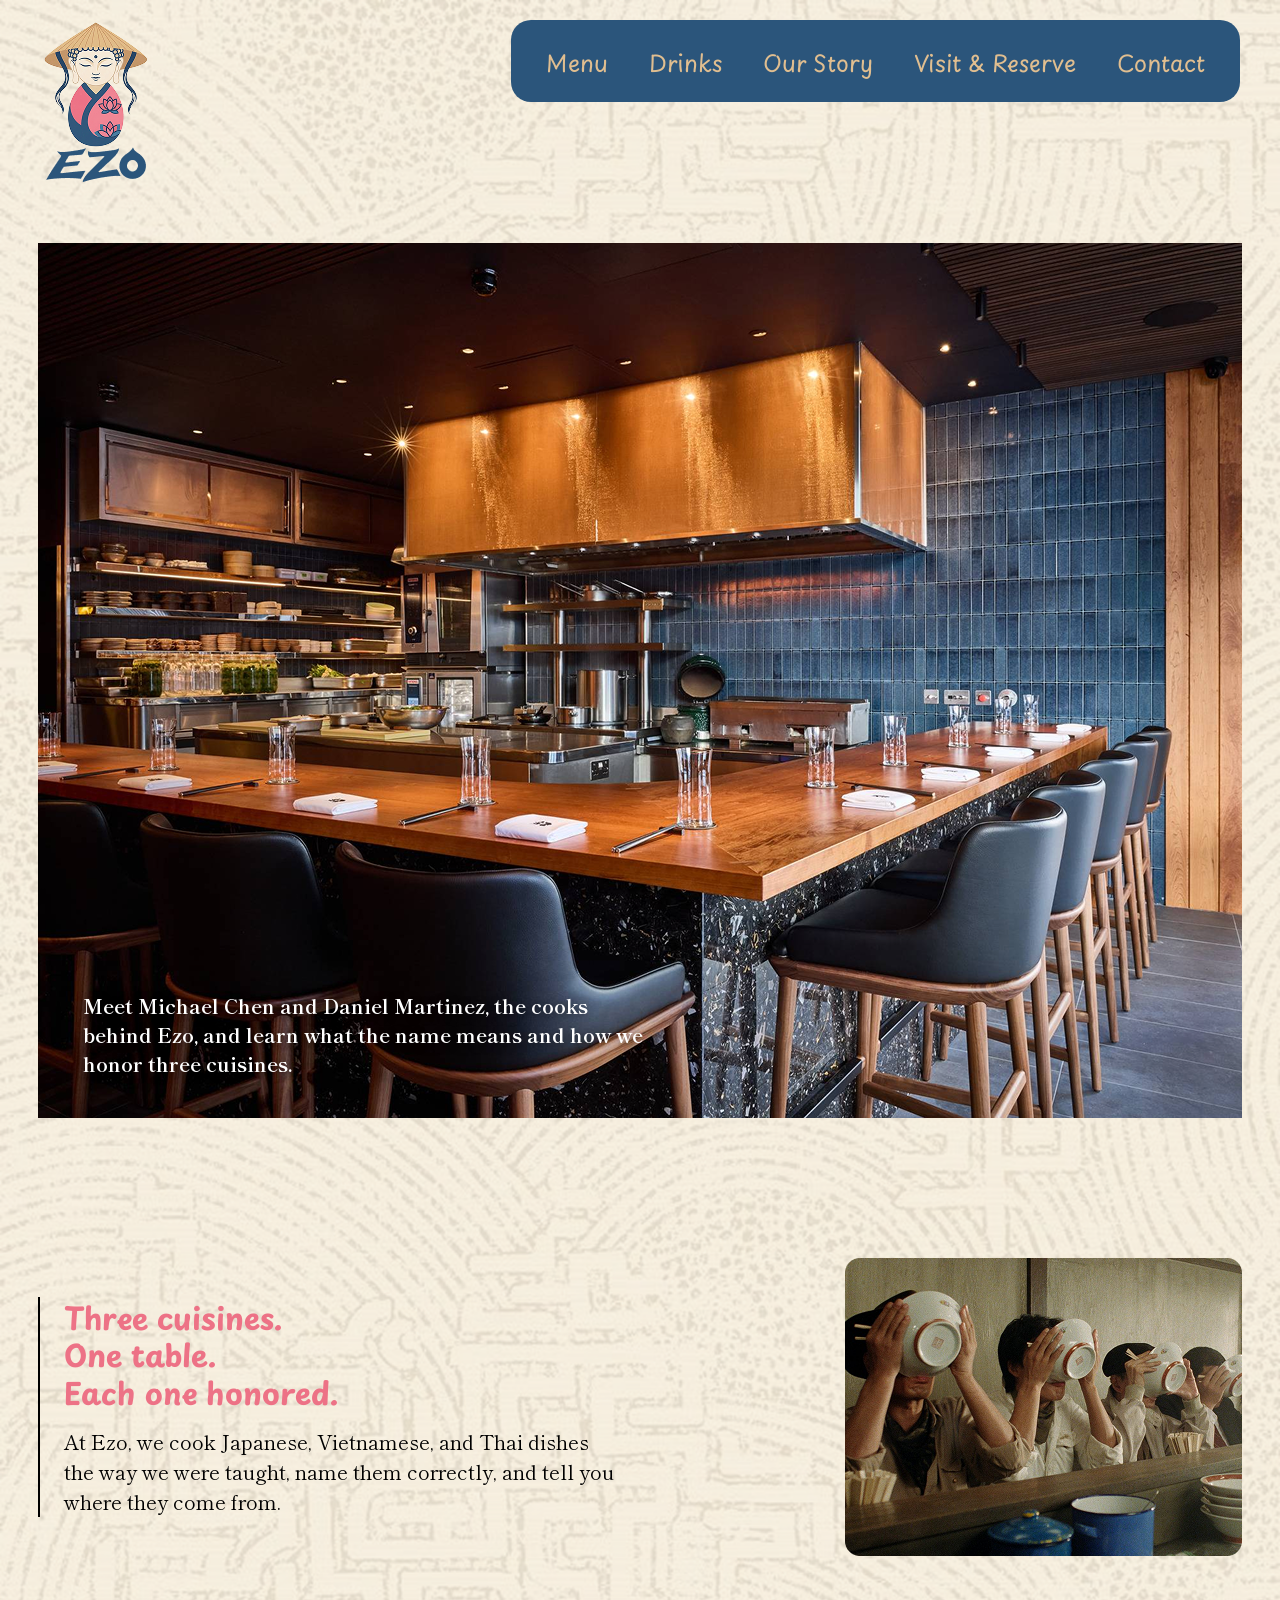
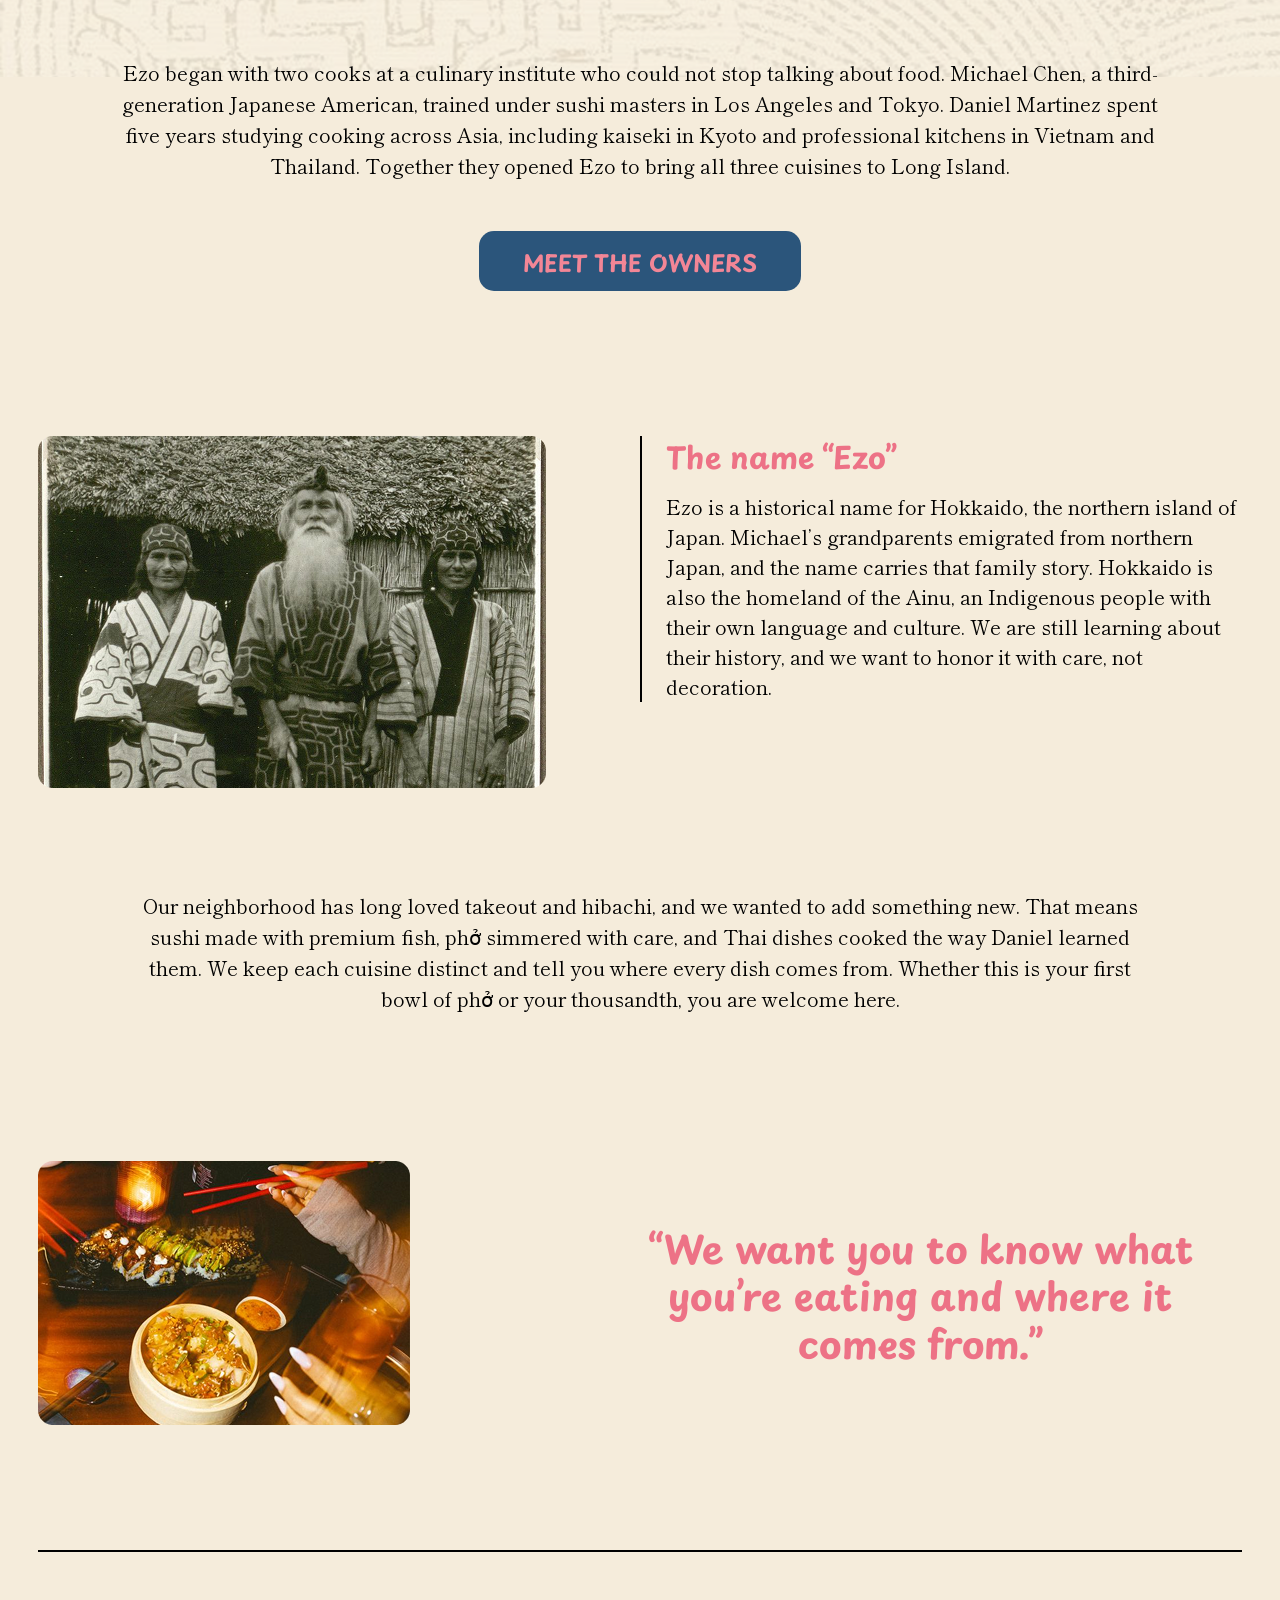
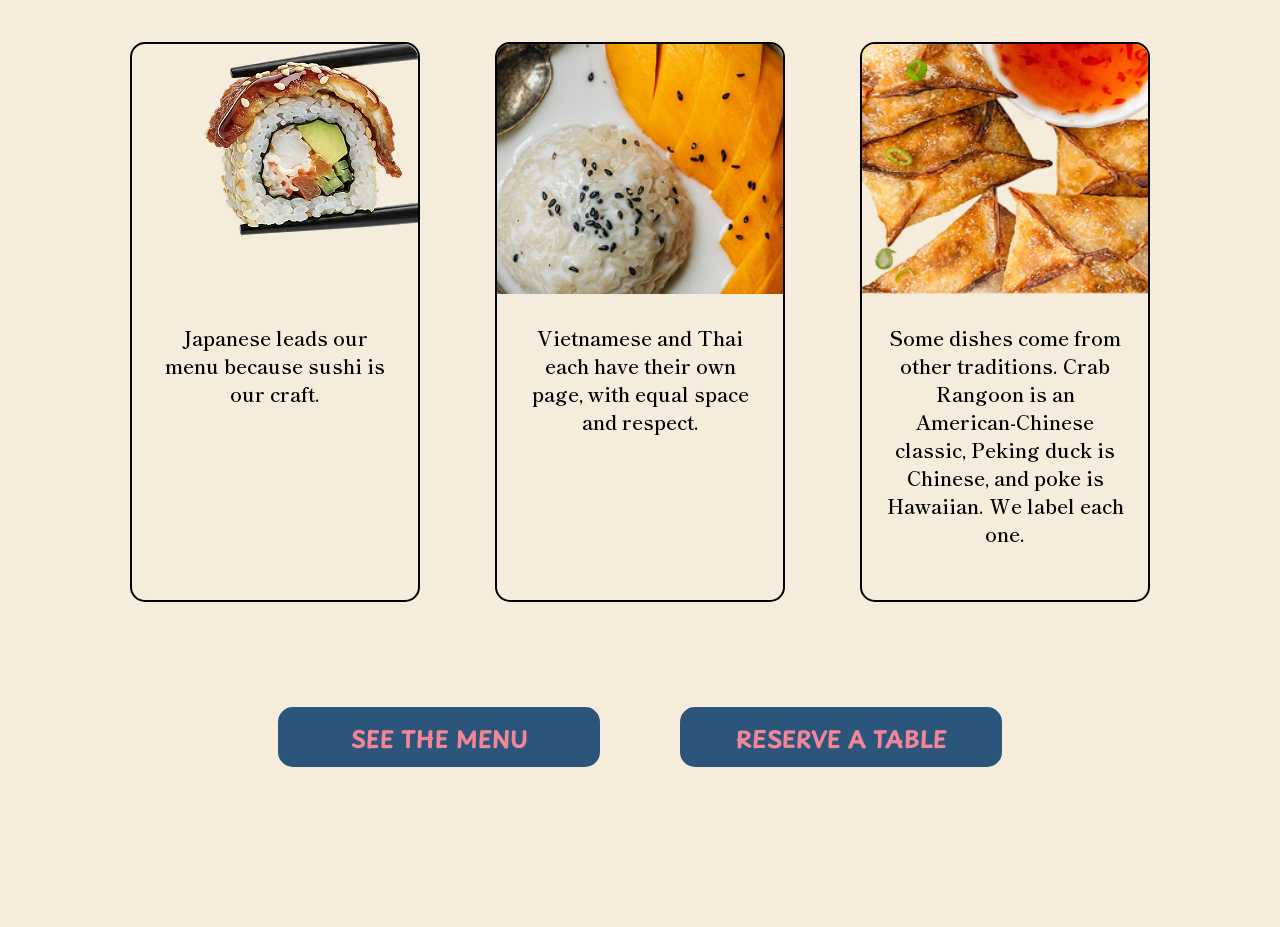
<file: our-story.html>
<!DOCTYPE html>
<html lang="en">
<head>
    <meta charset="UTF-8">
    <meta name="viewport" content="width=device-width, initial-scale=1.0">
    <title>Our Story | Ezo Kitchen & Sushi Bar</title>
    <!-- Google Fonts: Playpen Sans Thai & Shippori Mincho -->
    <link rel="preconnect" href="https://fonts.googleapis.com">
    <link rel="preconnect" href="https://fonts.gstatic.com" crossorigin>
    <link href="https://fonts.googleapis.com/css2?family=Playpen+Sans+Thai:wght@400;700&family=Shippori+Mincho:wght@400;500;600;700;800&display=swap" rel="stylesheet">
    <link rel="stylesheet" href="styles.css">
</head>
<body>

    <!-- Sticky Header with Logo and Navbar -->
    <header class="top-header">
        <div class="header-inner story-header-inner">
            <a href="index.html" class="logo">
                <img src="ezo-logo.png" alt="Ezo Kitchen & Sushi Bar Logo">
            </a>

            <nav class="navbar">
                <ul>
                    <li><a href="menu.html">Menu</a></li>
                    <li><a href="drinks.html">Drinks</a></li>
                    <li><a href="our-story.html">Our Story</a></li>
                    <li><a href="visit-reserve.html">Visit &amp; Reserve</a></li>
                    <li><a href="contact.html">Contact</a></li>
                </ul>
            </nav>
        </div>
    </header>

    <!-- Main Content Container (1312px Master Alignment) -->
    <main class="story-container">

        <!-- 1. Hero Interior Image (1312 x 875) with Bottom-Left Text Overlay -->
        <section class="story-hero">
            <img src="interior.png" alt="Ezo Kitchen & Sushi Bar Interior">
            <div class="story-hero-overlay">
                <p>Meet Michael Chen and Daniel Martinez, the cooks behind Ezo, and learn what the name means and how we honor three cuisines.</p>
            </div>
        </section>

        <!-- 2. Left Text Box + Right Image (397 x 298) -->
        <section class="story-split-row">
            <div class="story-half-left">
                <div class="ruled-text-box">
                    <h2>Three cuisines.<br>One table.<br>Each one honored.</h2>
                    <p>At Ezo, we cook Japanese, Vietnamese, and Thai dishes the way we were taught, name them correctly, and tell you where they come from.</p>
                </div>
            </div>

            <div class="story-half-right align-right">
                <img src="people-eating.png" alt="Guests dining at Ezo" class="img-people-eating">
            </div>
        </section>

        <!-- 3. Centered Founders Bio + Meet the Owners Button -->
        <section class="story-center-block">
            <div class="bio-text-box">
                <p>Ezo began with two cooks at a culinary institute who could not stop talking about food. Michael Chen, a third-generation Japanese American, trained under sushi masters in Los Angeles and Tokyo. Daniel Martinez spent five years studying cooking across Asia, including kaiseki in Kyoto and professional kitchens in Vietnam and Thailand. Together they opened Ezo to bring all three cuisines to Long Island.</p>
            </div>
            <a href="meet-the-owners.html" class="btn-ezo btn-meet-owners">MEET THE OWNERS</a>
        </section>

        <!-- 4. Left Image Hokkaido (508 x 352) + Right Text Box -->
        <section class="story-split-row align-top">
            <div class="story-half-left">
                <img src="hokkaido.png" alt="Hokkaido landscape" class="img-hokkaido">
            </div>

            <div class="story-half-right">
                <div class="ruled-text-box">
                    <h2>The name “Ezo”</h2>
                    <p>Ezo is a historical name for Hokkaido, the northern island of Japan. Michael’s grandparents emigrated from northern Japan, and the name carries that family story. Hokkaido is also the homeland of the Ainu, an Indigenous people with their own language and culture. We are still learning about their history, and we want to honor it with care, not decoration.</p>
                </div>
            </div>
        </section>

        <!-- 5. Centered Neighborhood Paragraph -->
        <section class="story-center-block">
            <div class="neighborhood-text-box">
                <p>Our neighborhood has long loved takeout and hibachi, and we wanted to add something new. That means sushi made with premium fish, phở simmered with care, and Thai dishes cooked the way Daniel learned them. We keep each cuisine distinct and tell you where every dish comes from. Whether this is your first bowl of phở or your thousandth, you are welcome here.</p>
            </div>
        </section>

        <!-- 6. Table Image (372 x 264) on Left Border + Quote Box (643 x 169) on Right Border -->
        <section class="story-quote-row">
            <div class="story-table-image">
                <img src="table.png" alt="Dishes on table at Ezo">
            </div>
            <div class="story-quote-box">
                <blockquote>“We want you to know what you’re eating and where it comes from.”</blockquote>
            </div>
        </section>

        <!-- 7. Horizontal Rule (weight 2px, length 1274px) -->
        <hr class="story-divider">

        <!-- 8. Three Longer Boxes (290 x 560) + 2 Buttons -->
        <section class="story-cards-section">
            <div class="story-cards-grid">
                
                <!-- Card 1 -->
                <article class="cuisine-card">
                    <div class="card-image-frame card-frame-offset">
                        <img src="roll.png" alt="Japanese Sushi Roll" class="img-roll">
                    </div>
                    <div class="card-caption">
                        <p>Japanese leads our menu because sushi is our craft.</p>
                    </div>
                </article>

                <!-- Card 2 -->
                <article class="cuisine-card">
                    <div class="card-image-frame card-frame-full">
                        <img src="mango-rice.png" alt="Thai Mango Sticky Rice">
                    </div>
                    <div class="card-caption">
                        <p>Vietnamese and Thai each have their own page, with equal space and respect.</p>
                    </div>
                </article>

                <!-- Card 3 -->
                <article class="cuisine-card">
                    <div class="card-image-frame card-frame-full">
                        <img src="crab-rangoon.png" alt="Crab Rangoon">
                    </div>
                    <div class="card-caption">
                        <p>Some dishes come from other traditions. Crab Rangoon is an American-Chinese classic, Peking duck is Chinese, and poke is Hawaiian. We label each one.</p>
                    </div>
                </article>

            </div>

            <!-- Two CTA Buttons -->
            <div class="story-cta-row">
                <a href="menu.html" class="btn-ezo btn-story-cta">SEE THE MENU</a>
                <a href="visit-reserve.html" class="btn-ezo btn-story-cta">RESERVE A TABLE</a>
            </div>
        </section>

    </main>

</body>
</html>
</file>
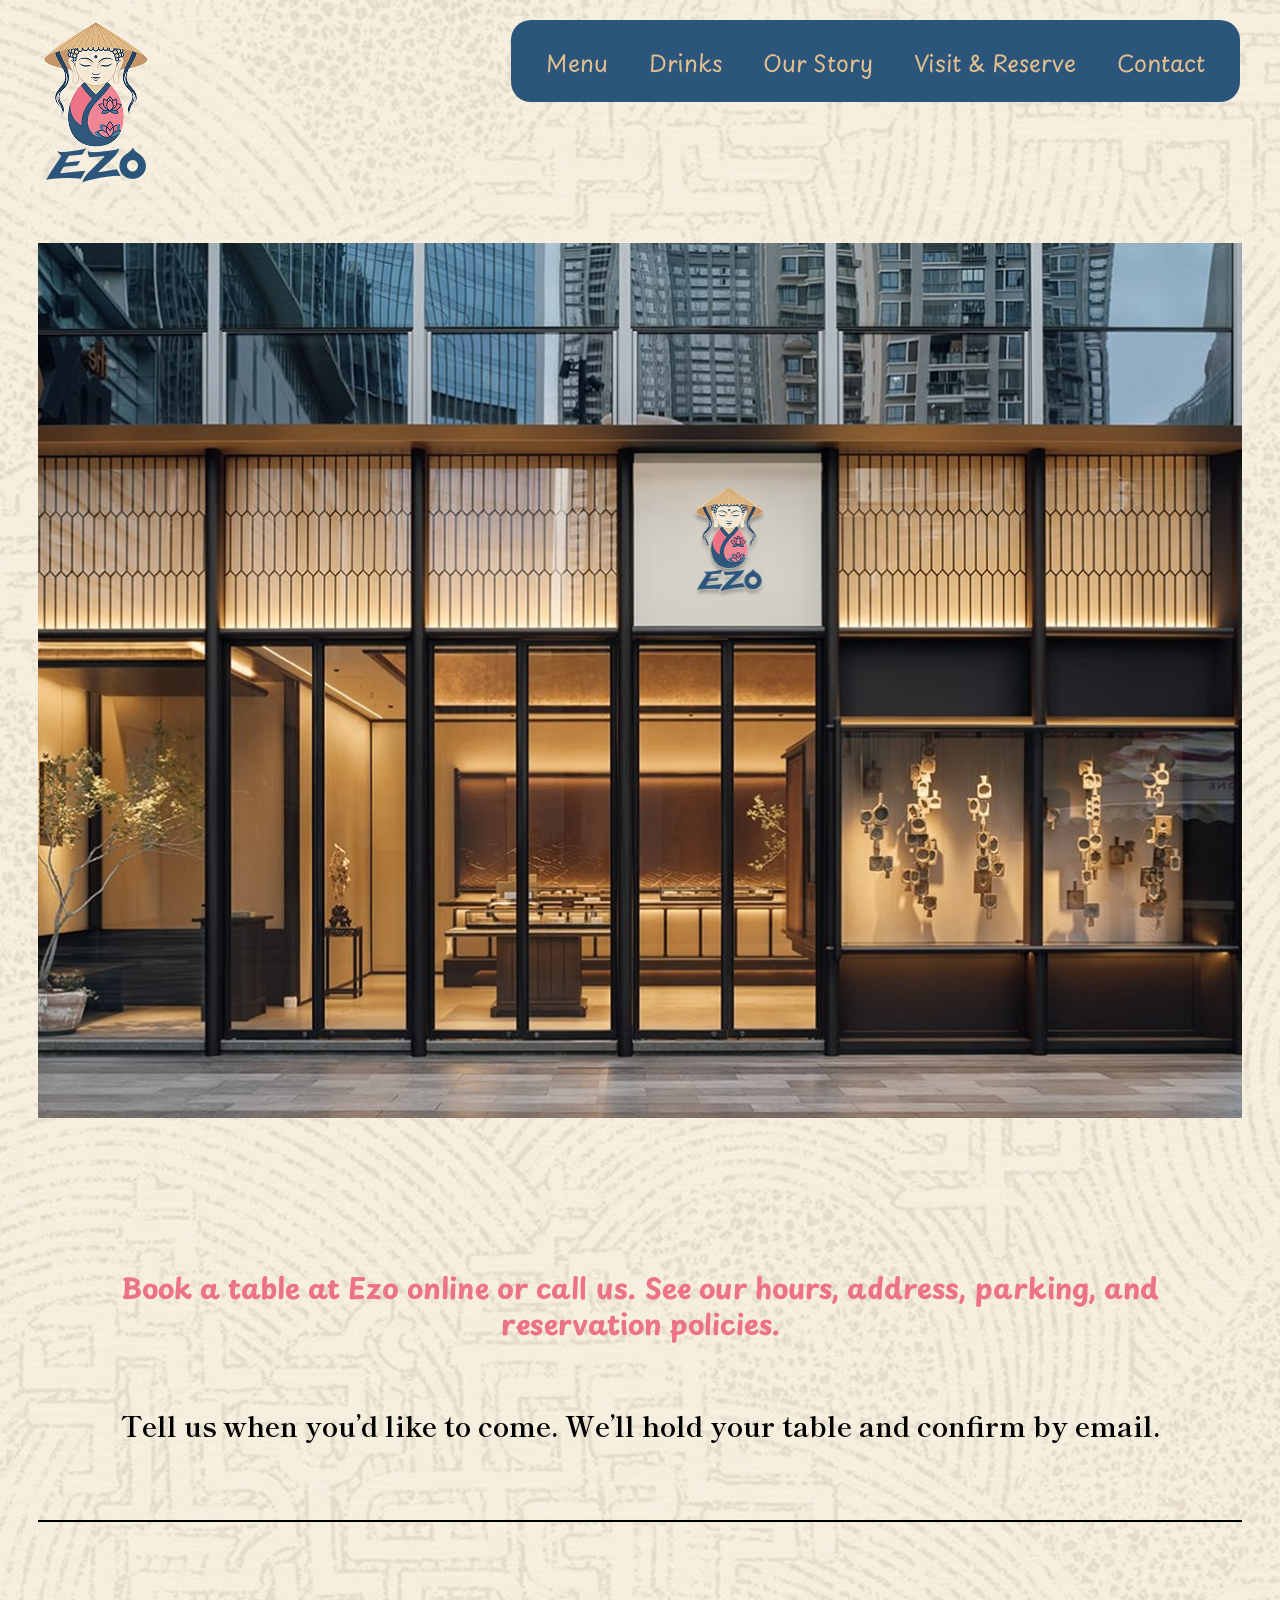
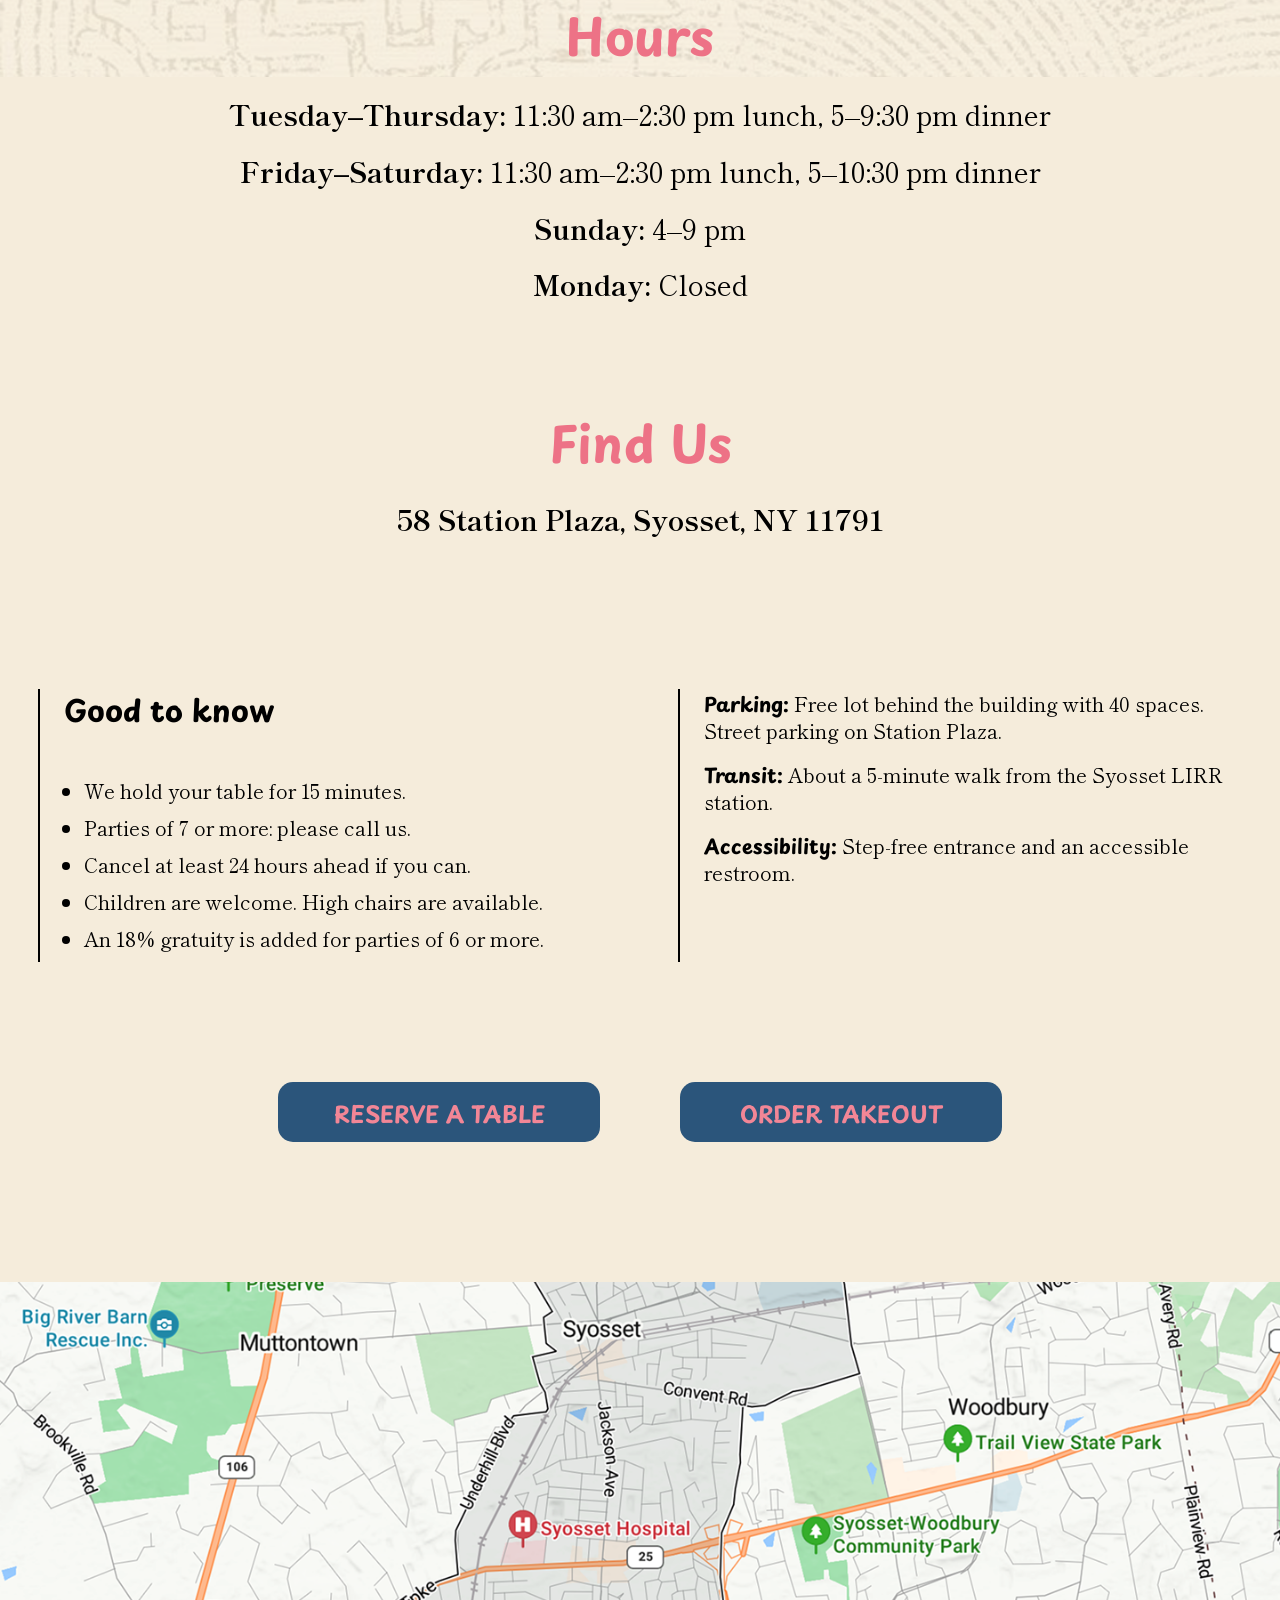
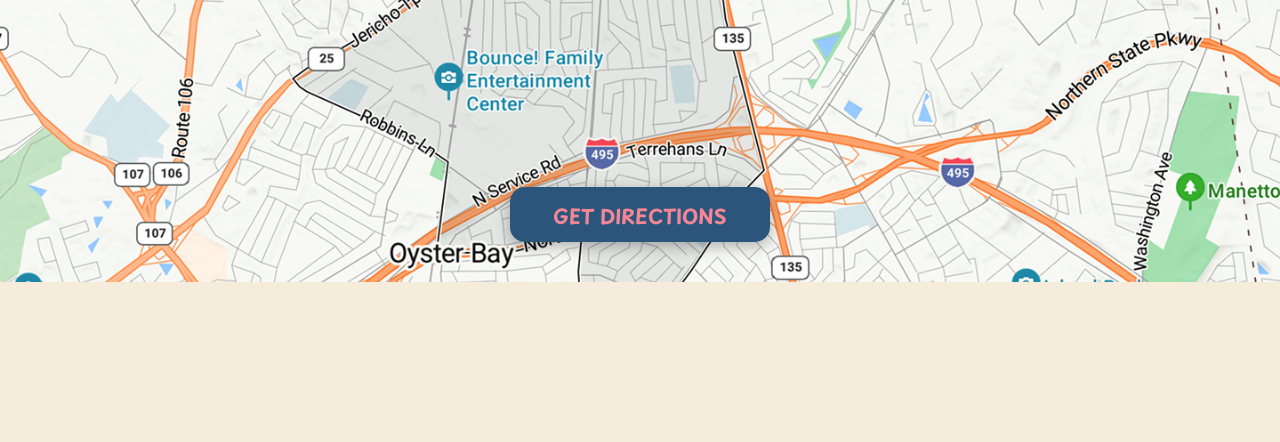
<file: visit-reserve.html>
<!DOCTYPE html>
<html lang="en">
<head>
    <meta charset="UTF-8">
    <meta name="viewport" content="width=device-width, initial-scale=1.0">
    <title>Visit &amp; Reserve - Ezo Kitchen &amp; Sushi Bar</title>
    <!-- Google Fonts: Playpen Sans Thai & Shippori Mincho -->
    <link rel="preconnect" href="https://fonts.googleapis.com">
    <link rel="preconnect" href="https://fonts.gstatic.com" crossorigin>
    <link href="https://fonts.googleapis.com/css2?family=Playpen+Sans+Thai:wght@400;700&family=Shippori+Mincho:wght@400;500;600;700;800&display=swap" rel="stylesheet">
    <link rel="stylesheet" href="styles.css">
</head>
<body>

    <!-- Sticky Header with Logo and Navbar -->
    <header class="top-header">
        <div class="header-inner story-header-inner">
            <a href="index.html" class="logo">
                <img src="ezo-logo.png" alt="Ezo Kitchen &amp; Sushi Bar Logo">
            </a>

            <nav class="navbar">
                <ul>
                    <li><a href="menu.html">Menu</a></li>
                    <li><a href="drinks.html">Drinks</a></li>
                    <li><a href="our-story.html">Our Story</a></li>
                    <li><a href="visit-reserve.html">Visit &amp; Reserve</a></li>
                    <li><a href="contact.html">Contact</a></li>
                </ul>
            </nav>
        </div>
    </header>

    <!-- Main Content Container -->
    <main class="visit-container">

        <!-- Hero Section: outside.png -->
        <section class="story-hero visit-hero">
            <img src="outside.png" alt="Ezo Restaurant Exterior">
        </section>

        <!-- Intro Text Block 1 (Moved higher up with more separation) -->
        <section class="visit-intro-block">
            <p>Book a table at Ezo online or call us. See our hours, address, parking, and reservation policies.</p>
        </section>

        <!-- Intro Text Block 2 -->
        <section class="visit-sub-block">
            <p>Tell us when you’d like to come. We’ll hold your table and confirm by email.</p>
        </section>

        <!-- Section Divider -->
        <hr class="story-divider visit-divider">

        <!-- Hours Section -->
        <section class="visit-hours-section">
            <h2 class="visit-section-title">Hours</h2>
            <div class="visit-hours-content">
                <p><strong>Tuesday–Thursday:</strong> 11:30 am–2:30 pm lunch, 5–9:30 pm dinner</p>
                <p><strong>Friday–Saturday:</strong> 11:30 am–2:30 pm lunch, 5–10:30 pm dinner</p>
                <p><strong>Sunday:</strong> 4–9 pm</p>
                <p><strong>Monday:</strong> Closed</p>
            </div>
        </section>

        <!-- Find Us Section -->
        <section class="visit-findus-section">
            <h2 class="visit-section-title">Find Us</h2>
            <p class="visit-address">58 Station Plaza, Syosset, NY 11791</p>
        </section>

        <!-- Side-by-Side Info Boxes Row -->
        <section class="visit-info-row">
            <!-- Left Box: Good to know -->
            <div class="visit-info-box ruled-text-box visit-box-left">
                <h2>Good to know</h2>
                <ul>
                    <li>We hold your table for 15 minutes.</li>
                    <li>Parties of 7 or more: please call us.</li>
                    <li>Cancel at least 24 hours ahead if you can.</li>
                    <li>Children are welcome. High chairs are available.</li>
                    <li>An 18% gratuity is added for parties of 6 or more.</li>
                </ul>
            </div>

            <!-- Right Box: Parking, Transit, Accessibility -->
            <div class="visit-info-box ruled-text-box visit-box-right">
                <p><strong>Parking:</strong> Free lot behind the building with 40 spaces. Street parking on Station Plaza.</p>
                <p><strong>Transit:</strong> About a 5-minute walk from the Syosset LIRR station.</p>
                <p><strong>Accessibility:</strong> Step-free entrance and an accessible restroom.</p>
            </div>
        </section>

        <!-- Action Buttons Row -->
        <section class="visit-cta-row">
            <a href="contact.html" class="btn-ezo btn-visit-action">RESERVE A TABLE</a>
            <a href="https://www.doordash.com/?msockid=03dda182133461a22dc8b71012c46088" target="_blank" rel="noopener noreferrer" class="btn-ezo btn-visit-action">ORDER TAKEOUT</a>
        </section>

    </main>

  <!-- Full-Bleed Map Section -->
<div class="map-full-bleed">
    <img src="map.png" alt="Map showing Ezo location">
    <a href="https://www.bing.com/maps/directions?ty=0&v=2&sV=1&rtp=pos.40.7197151184082_-73.78697967529297__11432%252C%2520New%2520York%252C%2520Queens%2520County%252C%2520New%2520York%252C%2520United%2520States_%7Epos.40.78886800527398_-73.50427334009389__58%2520Plaza%2520Gate%252C%2520Syosset%252C%2520NY%252011791%252C%2520United%2520States_&mode=d&cp=40.758957%7E-73.640075&lvl=11.9&style=r" target="_blank" rel="noopener noreferrer" class="btn-get-directions">GET DIRECTIONS</a>
</div>

</body>
</html>
</file>
<file: styles.css>
/* =========================================================
   BASIC RESET & SHARED SITE STYLES
   ========================================================= */
* {
    margin: 0;
    padding: 0;
    box-sizing: border-box;
}

html {
    scroll-behavior: smooth;
}

body {
    background-color: #F5ECDB;
    background-image: url('background.png');
    background-size: cover;
    background-position: top center;
    background-repeat: no-repeat;
    background-attachment: fixed;
    color: #000000;
    min-height: 100vh;
    padding-bottom: 160px;
}

/* Sticky Header (Logo & Navbar only) */
.top-header {
    width: 100%;
    padding: 20px 40px;
    position: sticky;
    top: 0;
    z-index: 1000;
    background: transparent;
}

.header-inner {
    max-width: 1240px;
    margin: 0 auto;
    display: flex;
    justify-content: space-between;
    align-items: flex-start;
}

.index-header-inner {
    max-width: 1254px;
}

.story-header-inner {
    max-width: 1312px;
}

/* Logo: 111px x 163px */
.logo img {
    width: 111px;
    height: 163px;
    object-fit: contain;
    display: block;
}

/* Navbar: 729px x 82px, Color #2B557B */
.navbar {
    width: 729px;
    height: 82px;
    background-color: #2B557B;
    border-radius: 20px;
    display: flex;
    justify-content: center;
    align-items: center;
    padding: 0 35px;
}

.navbar ul {
    list-style: none;
    display: flex;
    justify-content: space-between;
    align-items: center;
    width: 100%;
}

.navbar a {
    font-family: 'Playpen Sans Thai', cursive, sans-serif;
    font-size: 23px;
    color: #E0BE90;
    text-decoration: none;
    transition: color 0.3s ease;
}

.navbar a:hover {
    color: #ED7387;
}

/* =========================================================
   INDEX PAGE STYLES
   ========================================================= */
.main-container {
    width: 1240px;
    max-width: 95%;
    margin: 40px auto 0 auto;
    display: flex;
    flex-direction: column;
    align-items: center;
}

.index-main-container {
    width: 1254px;
}

.intro-section {
    display: flex;
    flex-direction: column;
    align-items: center;
    text-align: center;
    margin-bottom: 95px;
    width: 100%;
}

.main-headline {
    font-family: 'Shippori Mincho', serif;
    font-size: 28px;
    font-weight: 800;
    color: #000000;
    text-transform: uppercase;
    letter-spacing: 0.5px;
    margin-bottom: 20px;
}

.sub-headline {
    font-family: 'Playpen Sans Thai', cursive, sans-serif;
    font-size: 30px;
    font-weight: 700;
    color: #ED7387;
    width: 898px;
    max-width: 100%;
    min-height: 111px;
    display: flex;
    align-items: center;
    justify-content: center;
    line-height: 1.3;
}

.gallery-row {
    display: flex;
    justify-content: space-between;
    align-items: center;
    width: 1254px;
    max-width: 100%;
    margin-bottom: 135px;
}

.img-index-gallery {
    width: 382px;
    height: 573px;
    object-fit: cover;
    border-radius: 15px;
    display: block;
}

.center-description {
    width: 964px;
    max-width: 100%;
    min-height: 88px;
    margin: 0 auto 135px auto;
    text-align: center;
    display: flex;
    align-items: center;
    justify-content: center;
}

.center-description p {
    font-family: 'Shippori Mincho', serif;
    font-size: 28px;
    font-weight: 500;
    color: #000000;
    line-height: 1.4;
}

/* Bottom Feature Section (1254px Grid) */
.bottom-feature {
    display: flex;
    justify-content: space-between;
    align-items: flex-start;
    width: 1254px;
    max-width: 100%;
}

.bottom-image {
    width: 466px;
    flex-shrink: 0;
}

.img-index-bottom {
    width: 466px;
    height: 339px;
    object-fit: cover;
    border-radius: 15px;
    display: block;
}

.bottom-text {
    text-align: left;
}

/* Rule starts at exact center (627px mark), box width is 627px matching right half, ending flush with thai-green-curry.png */
.box-index-bottom {
    width: 627px;
    margin-left: 161px;
    border-left: 2px solid #000000;
    padding-left: 25px;
    text-align: left;
    flex-shrink: 0;
}

.bottom-text p {
    font-family: 'Shippori Mincho', serif;
    font-size: 20px;
    font-weight: 700;
    color: #000000;
    line-height: 1.45;
}

/* =========================================================
   OUR STORY PAGE STYLES (1312px Master Grid)
   ========================================================= */
.story-container {
    width: 1312px;
    max-width: 94%;
    margin: 40px auto 0 auto;
    display: flex;
    flex-direction: column;
    align-items: center;
}

.story-hero {
    position: relative;
    width: 100%;
    margin-bottom: 140px;
}

.story-hero img {
    width: 100%;
    max-width: 1312px;
    height: 875px;
    object-fit: cover;
    display: block;
}

.story-hero-overlay {
    position: absolute;
    bottom: 40px;
    left: 45px;
    max-width: 560px;
    z-index: 2;
}

.story-hero-overlay p {
    font-family: 'Shippori Mincho', serif;
    font-size: 20px;
    font-weight: 700;
    color: #FFFFFF;
    line-height: 1.45;
    text-shadow: 0 2px 10px rgba(0, 0, 0, 0.55);
}

.story-split-row {
    width: 100%;
    display: flex;
    justify-content: space-between;
    align-items: center;
    margin-bottom: 100px;
}

.story-split-row.align-top {
    align-items: flex-start;
}

.story-half-left,
.story-half-right {
    width: 50%;
    display: flex;
    flex-direction: column;
}

.story-half-left {
    padding-right: 20px;
    align-items: flex-start;
}

.story-half-right {
    align-items: flex-start;
}

.story-half-right.align-right {
    align-items: flex-end;
    padding-left: 20px;
}

.ruled-text-box {
    border-left: 2px solid #000000;
    padding-left: 24px;
    text-align: left;
    width: 100%;
}

.ruled-text-box h2 {
    font-family: 'Playpen Sans Thai', cursive, sans-serif;
    font-size: 30px;
    font-weight: 700;
    color: #ED7286;
    line-height: 1.25;
    margin-bottom: 18px;
}

.ruled-text-box p {
    font-family: 'Shippori Mincho', serif;
    font-size: 20px;
    font-weight: 400;
    color: #000000;
    line-height: 1.5;
}

.img-people-eating {
    width: 397px;
    height: 298px;
    object-fit: cover;
    display: block;
}

.img-hokkaido {
    width: 508px;
    height: 352px;
    object-fit: cover;
    display: block;
}

.story-center-block {
    width: 100%;
    display: flex;
    flex-direction: column;
    align-items: center;
    text-align: center;
    margin-bottom: 145px;
}

.bio-text-box {
    width: 1044px;
    max-width: 100%;
    min-height: 125px;
    display: flex;
    align-items: center;
    justify-content: center;
    margin-bottom: 50px;
}

.bio-text-box p {
    font-family: 'Shippori Mincho', serif;
    font-size: 20px;
    font-weight: 400;
    color: #000000;
    line-height: 1.55;
}

.neighborhood-text-box {
    width: 1030px;
    max-width: 100%;
    min-height: 128px;
    display: flex;
    align-items: center;
    justify-content: center;
}

.neighborhood-text-box p {
    font-family: 'Shippori Mincho', serif;
    font-size: 20px;
    font-weight: 400;
    color: #000000;
    line-height: 1.55;
}

.btn-ezo {
    width: 322px;
    height: 60px;
    background-color: #2B557B;
    color: #F28696;
    font-family: 'Playpen Sans Thai', cursive, sans-serif;
    font-size: 23px;
    font-weight: 700;
    text-transform: uppercase;
    text-decoration: none;
    border-radius: 15px;
    display: inline-flex;
    align-items: center;
    justify-content: center;
    transition: transform 0.2s ease, opacity 0.2s ease;
}

.btn-ezo:hover {
    transform: translateY(-2px);
    opacity: 0.92;
}

.story-quote-row {
    width: 100%;
    display: flex;
    justify-content: space-between;
    align-items: center;
    margin-bottom: 125px;
}

.story-table-image img {
    width: 372px;
    height: 264px;
    object-fit: cover;
    display: block;
}

.story-quote-box {
    width: 643px;
    height: 169px;
    display: flex;
    align-items: center;
    justify-content: center;
    text-align: center;
    padding: 0 20px;
}

.story-quote-box blockquote {
    font-family: 'Playpen Sans Thai', cursive, sans-serif;
    font-size: 38px;
    font-weight: 700;
    color: #ED7286;
    line-height: 1.25;
}

.story-divider {
    width: 100%;
    max-width: 1312px;
    border: none;
    border-top: 2px solid #000000;
    margin: 0 auto 90px auto;
}

.story-cards-section {
    width: 1312px;
    max-width: 100%;
    display: flex;
    flex-direction: column;
    align-items: center;
}

.story-cards-grid {
    display: flex;
    justify-content: center;
    align-items: stretch;
    gap: 75px;
    margin-bottom: 105px;
}

.cuisine-card {
    width: 290px;
    height: 560px;
    background-color: transparent;
    border: 2px solid #000000;
    border-radius: 15px;
    display: flex;
    flex-direction: column;
    justify-content: space-between;
    overflow: hidden;
}

.card-frame-offset {
    width: 100%;
    height: 250px;
    display: flex;
    justify-content: flex-end;
    align-items: flex-start;
}

.card-frame-offset img.img-roll {
    width: 247px;
    height: 197px;
    object-fit: cover;
    display: block;
}

.card-frame-full {
    width: 100%;
    height: 250px;
    display: block;
}

.card-frame-full img {
    width: 100%;
    height: 100%;
    object-fit: cover;
    display: block;
}

.card-caption {
    flex: 1;
    padding: 30px 24px;
    display: flex;
    align-items: flex-start;
    justify-content: center;
    text-align: center;
}

.card-caption p {
    font-family: 'Shippori Mincho', serif;
    font-size: 20px;
    font-weight: 600;
    color: #000000;
    line-height: 1.4;
}

.story-cta-row {
    width: 100%;
    display: flex;
    justify-content: center;
    gap: 80px;
}

.btn-story-cta {
    width: 322px;
    height: 60px;
}

/* =========================================================
   MEET THE OWNERS PAGE STYLES
   ========================================================= */
.owners-container {
    width: 1240px;
    max-width: 94%;
    margin: 50px auto 0 auto;
    display: flex;
    flex-direction: column;
    align-items: center;
}

.owners-title {
    font-family: 'Playpen Sans Thai', cursive, sans-serif;
    font-size: 50px;
    font-weight: 700;
    color: #ED7286;
    text-align: center;
    margin-bottom: 110px;
    line-height: 1.2;
}

.owners-grid {
    display: flex;
    justify-content: center;
    align-items: flex-start;
    gap: 110px;
    width: 100%;
}

.owner-card {
    display: flex;
    flex-direction: column;
    align-items: flex-start;
    width: min-content;
}

.owner-name {
    font-family: 'Shippori Mincho', serif;
    font-size: 28px;
    font-weight: 800;
    color: #000000;
    width: 100%;
    text-align: center;
    margin-bottom: 30px;
    line-height: 1.25;
}

.owner-image-wrap {
    margin-bottom: 45px;
}

.owner-image-wrap img {
    display: block;
    width: auto;
    height: auto;
    max-width: 480px;
    object-fit: cover;
}

.owner-bio-left-ruled {
    width: 100%;
    border-left: 2px solid #000000;
    padding-left: 22px;
    text-align: left;
}

.owner-bio-left-ruled p {
    font-family: 'Shippori Mincho', serif;
    font-size: 20px;
    font-weight: 400;
    color: #000000;
    line-height: 1.5;
}

/* =========================================================
   MENU & DRINKS SHARED PAGE STYLES
   ========================================================= */
.menu-intro-block {
    width: 1044px;
    max-width: 100%;
    display: flex;
    flex-direction: column;
    align-items: center;
    text-align: center;
    margin-bottom: 50px;
}

.menu-instruction-block {
    margin-bottom: 65px;
}

.menu-main-title {
    font-family: 'Playpen Sans Thai', cursive, sans-serif;
    font-size: 50px;
    font-weight: 700;
    color: #ED7286;
    margin-bottom: 30px;
    line-height: 1.2;
}

.menu-subtitle {
    font-family: 'Shippori Mincho', serif;
    font-size: 28px;
    font-weight: 800;
    color: #000000;
    line-height: 1.4;
}

.menu-instruction {
    font-family: 'Shippori Mincho', serif;
    font-size: 28px;
    font-weight: 500;
    color: #000000;
    line-height: 1.4;
}

.menu-info-row {
    align-items: stretch;
    margin-bottom: 90px;
}

.menu-info-row .story-half-left,
.menu-info-row .story-half-right {
    display: flex;
    flex-direction: column;
}

.equal-height-box {
    flex: 1;
    display: flex;
    flex-direction: column;
    justify-content: flex-start;
}

.menu-info-box p {
    font-family: 'Shippori Mincho', serif;
    font-size: 20px;
    font-weight: 400;
    color: #000000;
    line-height: 1.6;
    margin-bottom: 18px;
}

.menu-info-box p.tags-note {
    margin-top: auto;
    margin-bottom: 0;
}

.menu-info-box p.last-info-item {
    margin-bottom: 0;
}

.other-menu-title {
    font-family: 'Playpen Sans Thai', cursive, sans-serif;
    font-size: 28px;
    font-weight: 700;
    color: #000000;
    line-height: 1.25;
    margin-bottom: 8px;
}

.other-menu-subtitle {
    font-family: 'Shippori Mincho', serif;
    font-size: 20px;
    font-weight: 600;
    color: #000000;
    margin-bottom: 22px;
}

.menu-jump-buttons {
    display: flex;
    flex-direction: column;
    align-items: center;
    gap: 24px;
    margin-bottom: 120px;
    width: 100%;
}

.btn-menu-jump {
    width: 322px;
    height: 60px;
}

.scroll-target {
    scroll-margin-top: 150px;
}

.cuisine-header-block {
    width: 1025px;
    max-width: 100%;
    display: flex;
    flex-direction: column;
    align-items: center;
    text-align: center;
    margin-bottom: 80px;
}

.vietnamese-header-block {
    margin-bottom: 90px;
}

.thai-header-block {
    margin-bottom: 100px;
}

.cuisine-header-title {
    font-family: 'Playpen Sans Thai', cursive, sans-serif;
    font-size: 28px;
    font-weight: 700;
    color: #ED7286;
    line-height: 1.35;
    margin-bottom: 25px;
}

.thai-title-fix {
    max-width: 950px;
}

.cuisine-sub-title {
    font-family: 'Shippori Mincho', serif;
    font-size: 28px;
    font-weight: 700;
    color: #000000;
    line-height: 1.4;
}

.vietnamese-subtitle {
    margin-top: 15px;
}

.thai-subtitle {
    margin-top: 15px;
}

.menu-dish-row {
    margin-bottom: 130px;
}

.thai-dish-row-space {
    margin-top: 40px;
}

/* Dish Text Box Base + Unified Cozy Spacing */
.dish-text-box {
    display: flex;
    flex-direction: column;
    justify-content: space-between;
}

.dish-category-title {
    font-family: 'Playpen Sans Thai', cursive, sans-serif;
    font-size: 28px;
    font-weight: 700;
    color: #000000;
    margin-bottom: 16px;
    text-align: left;
}

.dish-text-box p {
    font-family: 'Shippori Mincho', serif;
    font-size: 20px;
    font-weight: 400;
    color: #000000;
    line-height: 1.35;
    margin-bottom: 12px;
}

.dish-text-box p:last-child {
    margin-bottom: 0;
}

.dish-text-box p strong {
    font-weight: 700;
}

.menu-note {
    font-family: 'Shippori Mincho', serif;
    font-size: 20px;
    font-weight: 600;
    color: #000000;
    margin-bottom: 12px;
}

/* Exact Menu & Drinks Box Dimensions */
.box-cocktails {
    width: 630px;
    max-width: 100%;
    min-height: 340px;
}

.box-starters {
    width: 630px;
    max-width: 100%;
    min-height: 558px;
}

.box-soups {
    width: 593px;
    max-width: 100%;
    min-height: 201px;
}

.box-rolls {
    width: 630px;
    max-width: 100%;
    min-height: 737px;
}

.box-sets {
    width: 580px;
    max-width: 100%;
    min-height: 517px;
}

.box-entree {
    width: 629px;
    max-width: 100%;
    min-height: 0;
    justify-content: flex-start;
    gap: 16px;
}

.box-desserts {
    width: 580px;
    max-width: 100%;
    min-height: 230px;
}

.box-vietnamese {
    width: 622px;
    max-width: 100%;
    min-height: 411px;
}

.box-thai {
    width: 586px;
    max-width: 100%;
    min-height: 619px;
}

.box-sake {
    width: 616px;
    max-width: 100%;
    min-height: 603px;
    justify-content: flex-start;
}

.box-beer {
    width: 632px;
    max-width: 100%;
    min-height: 112px;
    justify-content: flex-start;
    gap: 16px;
}

/* Menu Specific Image Dimensions & Corner Radii */
.img-menu-tempura {
    width: 359px;
    height: 541px;
    object-fit: cover;
    border-radius: 15px;
    display: block;
}

.img-menu-miso {
    width: 426px;
    height: 208px;
    object-fit: cover;
    border-radius: 15px;
    display: block;
}

.img-menu-sushi {
    width: 401px;
    height: 713px;
    object-fit: cover;
    border-radius: 15px;
    display: block;
}

.img-menu-bowl {
    width: 425px;
    height: 513px;
    object-fit: cover;
    border-radius: 15px;
    display: block;
}

.img-menu-cod {
    width: 407px;
    height: 149px;
    object-fit: cover;
    border-radius: 15px;
    display: block;
}

.img-menu-matcha {
    width: 371px;
    height: 224px;
    object-fit: cover;
    border-radius: 15px;
    display: block;
}

.img-menu-pho {
    width: 333px;
    height: 416px;
    object-fit: cover;
    border-radius: 15px;
    display: block;
}

.img-menu-padthai {
    width: 432px;
    height: 613px;
    object-fit: cover;
    border-radius: 15px;
    display: block;
}

/* =========================================================
   DRINKS & SAKE SPECIFIC STYLES
   ========================================================= */
.drinks-intro-block {
    margin-bottom: 40px;
}

.drinks-main-title {
    margin-bottom: 45px;
}

.drinks-subtitle {
    font-size: 28px;
    font-weight: 800;
    max-width: 1044px;
}

.drinks-top-divider {
    margin-bottom: 90px;
}

.drinks-section-space {
    margin-bottom: 140px;
}

.img-drinks-martini {
    width: 272px;
    height: 319px;
    object-fit: cover;
    border-radius: 15px;
    display: block;
}

.img-drinks-sake {
    width: 444px;
    height: 592px;
    object-fit: cover;
    border-radius: 15px;
    display: block;
}

.story-half-right.drinks-beer-images {
    flex-direction: row;
    justify-content: flex-end;
    align-items: flex-start;
    gap: 30px;
}

.img-drinks-asahi {
    width: 203px;
    height: 174px;
    object-fit: cover;
    border-radius: 15px;
    display: block;
}

.img-drinks-sapporo {
    width: 234px;
    height: 175px;
    object-fit: cover;
    border-radius: 15px;
    display: block;
}

/* =========================================================
   CONTACT PAGE STYLES
   ========================================================= */
.contact-intro-block {
    margin-bottom: 50px;
}

.contact-main-title {
    margin-bottom: 40px;
}

.contact-subtitle-box {
    width: 1044px;
    max-width: 100%;
    min-height: 102px;
    display: flex;
    align-items: center;
    justify-content: center;
    text-align: center;
}

.contact-subtitle-box p {
    font-family: 'Shippori Mincho', serif;
    font-size: 28px;
    font-weight: 800;
    color: #000000;
    line-height: 1.4;
}

.contact-top-divider {
    margin-bottom: 90px;
}

.contact-right-row {
    width: 100%;
    display: flex;
    justify-content: flex-end;
    margin-bottom: 80px;
}

.contact-left-row {
    width: 100%;
    display: flex;
    justify-content: flex-start;
    margin-bottom: 90px;
}

.contact-neighbor-box {
    width: 669px;
    max-width: 100%;
    min-height: 164px;
    text-align: left;
    display: flex;
    align-items: center;
}

.contact-neighbor-box p {
    font-family: 'Playpen Sans Thai', cursive, sans-serif;
    font-size: 30px;
    font-weight: 700;
    color: #ED7286;
    line-height: 1.35;
}

.contact-pink-card {
    width: 661px;
    max-width: 100%;
    min-height: 253px;
    background-color: #F28696;
    border-radius: 15px;
    display: flex;
    align-items: center;
    padding: 20px 35px;
}

.contact-card-inner {
    width: 480px;
    max-width: 100%;
    min-height: 213px;
    border-left: 2px solid #2B557B;
    padding-left: 22px;
    display: flex;
    flex-direction: column;
    justify-content: space-between;
}

.contact-card-inner p {
    font-family: 'Shippori Mincho', serif;
    font-size: 28px;
    font-weight: 400;
    color: #2B557B;
    line-height: 1.15;
    white-space: nowrap;
}

.contact-card-inner p strong {
    font-weight: 700;
}

.contact-notes-row {
    margin-bottom: 110px;
}

.contact-ruled-notes {
    width: 669px;
    max-width: 100%;
    display: flex;
    flex-direction: column;
    justify-content: space-between;
}

.contact-note-top {
    width: 586px;
    max-width: 100%;
    min-height: 138px;
    margin-bottom: 40px;
}

.contact-note-top p {
    font-family: 'Shippori Mincho', serif;
    font-size: 20px;
    font-weight: 400;
    color: #000000;
    line-height: 1.35;
}

.contact-note-bottom {
    width: 572px;
    max-width: 100%;
    min-height: 92px;
}

.contact-note-bottom p {
    font-family: 'Shippori Mincho', serif;
    font-size: 20px;
    font-weight: 400;
    color: #000000;
    line-height: 1.45;
}

.contact-form-section {
    width: 100%;
    display: flex;
    flex-direction: column;
    align-items: center;
    margin-top: 20px;
}

.contact-form {
    display: flex;
    flex-direction: column;
    align-items: center;
    gap: 28px;
    width: 100%;
}

.contact-input-btn {
    width: 322px;
    height: 60px;
    line-height: 60px;
    background-color: #2B557B;
    color: #F28696;
    font-family: 'Playpen Sans Thai', cursive, sans-serif;
    font-size: 23px;
    font-weight: 700;
    text-align: center;
    border: none;
    border-radius: 15px;
    padding: 0 20px;
    outline: none;
    transition: transform 0.2s ease, box-shadow 0.2s ease;
}

.contact-input-btn::placeholder {
    color: #F28696;
    opacity: 1;
}

.contact-input-btn:focus {
    transform: translateY(-2px);
    box-shadow: 0 0 0 3px #F28696;
}

.contact-textarea-btn {
    height: 60px;
    line-height: 60px;
    padding: 0 20px;
    overflow: hidden;
    resize: none;
}

.btn-send-inverted {
    width: 240px;
    height: 50px;
    background-color: #F28696;
    color: #2B557B;
    font-family: 'Playpen Sans Thai', cursive, sans-serif;
    font-size: 20px;
    font-weight: 700;
    text-transform: uppercase;
    border: none;
    border-radius: 15px;
    cursor: pointer;
    margin-top: 12px;
    transition: transform 0.2s ease, opacity 0.2s ease;
}

.btn-send-inverted:hover {
    transform: translateY(-2px);
    opacity: 0.92;
}

/* =========================================================
   VISIT & RESERVE PAGE STYLES (Refined Spacing & Alignment)
   ========================================================= */
.visit-container {
    width: 1312px;
    max-width: 94%;
    margin: 40px auto 0 auto;
    display: flex;
    flex-direction: column;
    align-items: center;
}

.visit-hero img {
    width: 100%;
    max-width: 1312px;
    height: 875px;
    object-fit: cover;
    display: block;
}

/* Book a table intro block pushed higher with generous gap below */
.visit-intro-block {
    width: 1044px;
    max-width: 100%;
    min-height: 60px;
    margin: 10px auto 65px auto;
    display: flex;
    align-items: center;
    justify-content: center;
    text-align: center;
}

.visit-intro-block p {
    font-family: 'Playpen Sans Thai', cursive, sans-serif;
    font-size: 28px;
    font-weight: 700;
    color: #ED7286;
    line-height: 1.3;
}

.visit-sub-block {
    width: 1044px;
    max-width: 100%;
    margin: 0 auto 75px auto;
    display: flex;
    align-items: center;
    justify-content: center;
    text-align: center;
}

.visit-sub-block p {
    font-family: 'Shippori Mincho', serif;
    font-size: 28px;
    font-weight: 700;
    color: #000000;
    line-height: 1.4;
}

.visit-divider {
    margin-bottom: 80px;
}

.visit-hours-section {
    width: 100%;
    display: flex;
    flex-direction: column;
    align-items: center;
    text-align: center;
    margin-bottom: 90px;
}

.visit-section-title {
    font-family: 'Playpen Sans Thai', cursive, sans-serif;
    font-size: 50px;
    font-weight: 700;
    color: #ED7286;
    margin-bottom: 30px;
    line-height: 1.2;
}

.visit-hours-content {
    max-width: 900px;
}

.visit-hours-content p {
    font-family: 'Shippori Mincho', serif;
    font-size: 28px;
    font-weight: 400;
    color: #000000;
    line-height: 1.6;
    margin-bottom: 12px;
}

.visit-hours-content p strong {
    font-weight: 700;
}

/* Address section with large clear distance from info boxes below */
.visit-findus-section {
    width: 100%;
    display: flex;
    flex-direction: column;
    align-items: center;
    text-align: center;
    margin-bottom: 150px;
}

.visit-address {
    font-family: 'Shippori Mincho', serif;
    font-size: 28px;
    font-weight: 700;
    color: #000000;
}

.visit-info-row {
    width: 1312px;
    max-width: 100%;
    display: flex;
    justify-content: space-between;
    align-items: stretch;
    gap: 75px;
    margin-bottom: 120px;
}

.visit-info-box {
    width: 50%;
    background-color: transparent;
}

/* Right box rule centered at 50% grid line, ending at right container edge */
.visit-box-right {
    width: 50%;
    border-left: 2px solid #000000;
    padding-left: 24px;
    text-align: left;
}

.visit-info-box.ruled-text-box h2 {
    font-family: 'Playpen Sans Thai', cursive, sans-serif;
    font-size: 30px;
    font-weight: 700;
    color: #000000;
    margin-bottom: 50px; /* Exact 50px gap between title and first bullet */
}

.visit-info-box.ruled-text-box ul {
    list-style: disc;
    padding-left: 20px;
}

/* Tighter line heights and closer spacing for list items and paragraphs */
.visit-info-box.ruled-text-box ul li {
    font-family: 'Shippori Mincho', serif;
    font-size: 20px;
    font-weight: 400;
    color: #000000;
    line-height: 1.35;
    margin-bottom: 10px;
}

.visit-info-box.ruled-text-box p {
    font-family: 'Shippori Mincho', serif;
    font-size: 20px;
    font-weight: 400;
    color: #000000;
    line-height: 1.35;
    margin-bottom: 16px;
}

.visit-info-box.ruled-text-box p strong {
    font-family: 'Playpen Sans Thai', cursive, sans-serif;
    font-size: 20px;
    font-weight: 700;
    color: #000000;
}

.visit-cta-row {
    width: 100%;
    display: flex;
    justify-content: center;
    gap: 80px;
    margin-bottom: 140px;
}

.btn-visit-action {
    width: 322px;
    height: 60px;
}

/* Full Bleed Map Section */
.map-full-bleed {
    position: relative;
    width: 100vw;
    margin-left: calc(50% - 50vw);
    margin-right: calc(50% - 50vw);
    height: 600px;
    overflow: hidden;
}

.map-full-bleed img {
    width: 100%;
    height: 100%;
    object-fit: cover;
    display: block;
}

.btn-get-directions {
    position: absolute;
    bottom: 40px;
    left: 50%;
    transform: translateX(-50%);
    width: 260px;
    height: 55px;
    background-color: #2B557B;
    color: #F28696;
    font-family: 'Playpen Sans Thai', cursive, sans-serif;
    font-size: 20px;
    font-weight: 700;
    text-transform: uppercase;
    text-decoration: none;
    border-radius: 15px;
    display: flex;
    align-items: center;
    justify-content: center;
    box-shadow: 0 4px 15px rgba(0, 0, 0, 0.3);
    transition: transform 0.2s ease, opacity 0.2s ease;
    z-index: 10;
}

.btn-get-directions:hover {
    transform: translateX(-50%) translateY(-2px);
    opacity: 0.92;
}
</file>
